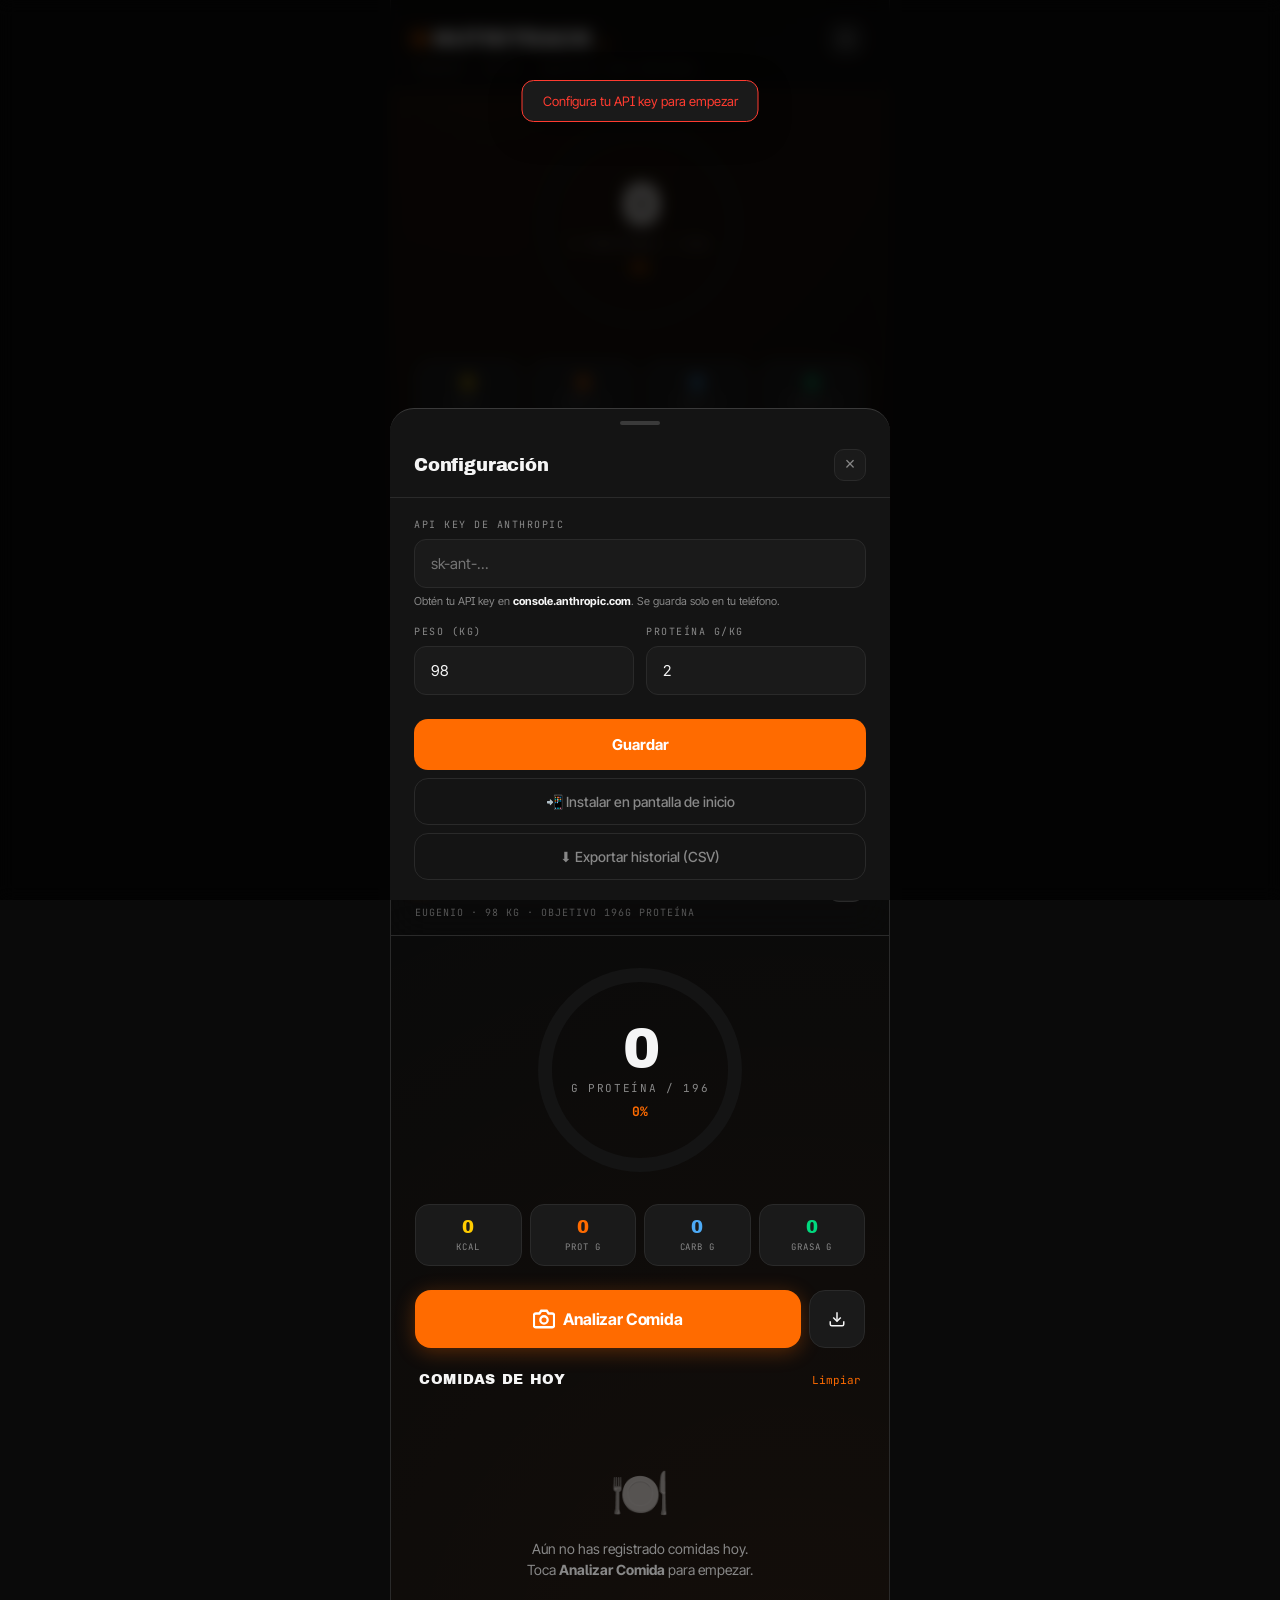
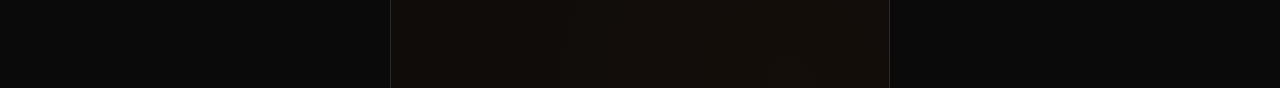
<file: index.html>
<!DOCTYPE html>
<html lang="es">
<head>
<meta charset="UTF-8">
<meta name="viewport" content="width=device-width, initial-scale=1.0, maximum-scale=1.0, user-scalable=no, viewport-fit=cover">
<meta name="theme-color" content="#0a0a0a">
<meta name="apple-mobile-web-app-capable" content="yes">
<meta name="apple-mobile-web-app-status-bar-style" content="black-translucent">
<meta name="apple-mobile-web-app-title" content="NutriTrack">
<title>NutriTrack Pro</title>

<link rel="manifest" href='data:application/manifest+json,{"name":"NutriTrack Pro","short_name":"NutriTrack","start_url":".","display":"standalone","background_color":"%230a0a0a","theme_color":"%23ff6b00","orientation":"portrait","icons":[{"src":"data:image/svg+xml;utf8,<svg xmlns=%22http://www.w3.org/2000/svg%22 viewBox=%220 0 512 512%22><rect width=%22512%22 height=%22512%22 fill=%22%230a0a0a%22 rx=%22100%22/><text x=%22256%22 y=%22340%22 font-size=%22280%22 text-anchor=%22middle%22 fill=%22%23ff6b00%22 font-family=%22Arial Black%22 font-weight=%22900%22>N</text></svg>","sizes":"512x512","type":"image/svg+xml"}]}'>

<link rel="apple-touch-icon" href='data:image/svg+xml;utf8,<svg xmlns="http://www.w3.org/2000/svg" viewBox="0 0 512 512"><rect width="512" height="512" fill="%230a0a0a" rx="100"/><text x="256" y="340" font-size="280" text-anchor="middle" fill="%23ff6b00" font-family="Arial Black" font-weight="900">N</text></svg>'>

<link rel="preconnect" href="https://fonts.googleapis.com"><!DOCTYPE html>
<html lang="es">
<head>
<meta charset="UTF-8">
<meta name="viewport" content="width=device-width, initial-scale=1.0, maximum-scale=1.0, user-scalable=no, viewport-fit=cover">
<meta name="theme-color" content="#0a0a0a">
<meta name="apple-mobile-web-app-capable" content="yes">
<meta name="apple-mobile-web-app-status-bar-style" content="black-translucent">
<meta name="apple-mobile-web-app-title" content="NutriTrack">
<title>NutriTrack Pro</title>

<link rel="manifest" href='data:application/manifest+json,{"name":"NutriTrack Pro","short_name":"NutriTrack","start_url":".","display":"standalone","background_color":"%230a0a0a","theme_color":"%23ff6b00","orientation":"portrait","icons":[{"src":"data:image/svg+xml;utf8,<svg xmlns=%22http://www.w3.org/2000/svg%22 viewBox=%220 0 512 512%22><rect width=%22512%22 height=%22512%22 fill=%22%230a0a0a%22 rx=%22100%22/><text x=%22256%22 y=%22340%22 font-size=%22280%22 text-anchor=%22middle%22 fill=%22%23ff6b00%22 font-family=%22Arial Black%22 font-weight=%22900%22>N</text></svg>","sizes":"512x512","type":"image/svg+xml"}]}'>

<link rel="apple-touch-icon" href='data:image/svg+xml;utf8,<svg xmlns="http://www.w3.org/2000/svg" viewBox="0 0 512 512"><rect width="512" height="512" fill="%230a0a0a" rx="100"/><text x="256" y="340" font-size="280" text-anchor="middle" fill="%23ff6b00" font-family="Arial Black" font-weight="900">N</text></svg>'>

<link rel="preconnect" href="https://fonts.googleapis.com">
<link rel="preconnect" href="https://fonts.gstatic.com" crossorigin>
<link href="https://fonts.googleapis.com/css2?family=Archivo+Black&family=JetBrains+Mono:wght@400;500;700&family=Inter+Tight:wght@400;500;600;700;800;900&display=swap" rel="stylesheet">

<style>
:root {
  --bg: #0a0a0a;
  --bg-elevated: #141414;
  --bg-card: #1a1a1a;
  --border: #2a2a2a;
  --border-bright: #3a3a3a;
  --text: #f5f5f5;
  --text-dim: #888;
  --text-dimmer: #555;
  --accent: #ff6b00;
  --accent-bright: #ff8533;
  --accent-dim: rgba(255, 107, 0, 0.15);
  --success: #00d97e;
  --danger: #ff3b30;
  --warning: #ffcc00;
}

* { margin: 0; padding: 0; box-sizing: border-box; -webkit-tap-highlight-color: transparent; }

html, body {
  background: var(--bg);
  color: var(--text);
  font-family: 'Inter Tight', -apple-system, sans-serif;
  font-feature-settings: 'ss01', 'ss02', 'cv01', 'cv03';
  -webkit-font-smoothing: antialiased;
  overflow-x: hidden;
  min-height: 100vh;
  min-height: 100dvh;
}

body {
  background-image: 
    radial-gradient(circle at 20% 0%, rgba(255, 107, 0, 0.08) 0%, transparent 50%),
    radial-gradient(circle at 80% 100%, rgba(255, 107, 0, 0.04) 0%, transparent 50%);
  padding-bottom: env(safe-area-inset-bottom);
  padding-top: env(safe-area-inset-top);
}

/* ===== HEADER ===== */
.header {
  padding: 20px 24px 16px;
  border-bottom: 1px solid var(--border);
  background: rgba(10, 10, 10, 0.8);
  backdrop-filter: blur(20px);
  -webkit-backdrop-filter: blur(20px);
  position: sticky;
  top: 0;
  z-index: 100;
}

.header-top {
  display: flex;
  justify-content: space-between;
  align-items: center;
  margin-bottom: 4px;
}

.logo {
  font-family: 'Archivo Black', sans-serif;
  font-size: 22px;
  letter-spacing: -0.02em;
  display: flex;
  align-items: center;
  gap: 8px;
}

.logo-dot {
  width: 10px;
  height: 10px;
  background: var(--accent);
  border-radius: 50%;
  box-shadow: 0 0 16px var(--accent);
  animation: pulse 2s ease-in-out infinite;
}

@keyframes pulse {
  0%, 100% { opacity: 1; transform: scale(1); }
  50% { opacity: 0.7; transform: scale(0.9); }
}

.settings-btn {
  background: var(--bg-card);
  border: 1px solid var(--border);
  color: var(--text-dim);
  width: 38px;
  height: 38px;
  border-radius: 12px;
  display: flex;
  align-items: center;
  justify-content: center;
  cursor: pointer;
  transition: all 0.2s;
}

.settings-btn:active { transform: scale(0.92); }
.settings-btn:hover { color: var(--text); border-color: var(--border-bright); }

.user-info {
  font-family: 'JetBrains Mono', monospace;
  font-size: 10px;
  color: var(--text-dimmer);
  letter-spacing: 0.1em;
  text-transform: uppercase;
}

/* ===== DASHBOARD ===== */
.dashboard {
  padding: 24px;
}

.protein-ring-container {
  position: relative;
  display: flex;
  justify-content: center;
  margin-bottom: 24px;
}

.protein-ring {
  width: 220px;
  height: 220px;
  position: relative;
}

.protein-ring svg {
  transform: rotate(-90deg);
  width: 100%;
  height: 100%;
}

.ring-bg {
  fill: none;
  stroke: var(--bg-elevated);
  stroke-width: 14;
}

.ring-progress {
  fill: none;
  stroke: url(#ringGradient);
  stroke-width: 14;
  stroke-linecap: round;
  transition: stroke-dashoffset 0.8s cubic-bezier(0.4, 0, 0.2, 1);
}

.ring-center {
  position: absolute;
  inset: 0;
  display: flex;
  flex-direction: column;
  align-items: center;
  justify-content: center;
  text-align: center;
}

.ring-value {
  font-family: 'Archivo Black', sans-serif;
  font-size: 56px;
  letter-spacing: -0.04em;
  line-height: 1;
}

.ring-unit {
  font-family: 'JetBrains Mono', monospace;
  font-size: 11px;
  color: var(--text-dim);
  margin-top: 4px;
  letter-spacing: 0.15em;
  text-transform: uppercase;
}

.ring-percent {
  font-family: 'JetBrains Mono', monospace;
  font-size: 13px;
  color: var(--accent);
  margin-top: 8px;
  font-weight: 700;
}

/* ===== STATS GRID ===== */
.stats-grid {
  display: grid;
  grid-template-columns: repeat(4, 1fr);
  gap: 8px;
  margin-bottom: 24px;
}

.stat-card {
  background: var(--bg-card);
  border: 1px solid var(--border);
  border-radius: 14px;
  padding: 12px 8px;
  text-align: center;
}

.stat-value {
  font-family: 'Archivo Black', sans-serif;
  font-size: 18px;
  letter-spacing: -0.02em;
}

.stat-label {
  font-family: 'JetBrains Mono', monospace;
  font-size: 9px;
  color: var(--text-dim);
  margin-top: 4px;
  letter-spacing: 0.1em;
  text-transform: uppercase;
}

.stat-cal .stat-value { color: var(--warning); }
.stat-pro .stat-value { color: var(--accent); }
.stat-carb .stat-value { color: #4dabf7; }
.stat-fat .stat-value { color: var(--success); }

/* ===== ACTION BUTTONS ===== */
.actions {
  display: flex;
  gap: 8px;
  margin-bottom: 24px;
}

.btn-primary {
  flex: 1;
  background: var(--accent);
  color: #fff;
  border: none;
  padding: 18px;
  border-radius: 16px;
  font-family: 'Inter Tight', sans-serif;
  font-size: 16px;
  font-weight: 700;
  letter-spacing: -0.01em;
  cursor: pointer;
  display: flex;
  align-items: center;
  justify-content: center;
  gap: 8px;
  transition: all 0.15s;
  box-shadow: 0 4px 20px rgba(255, 107, 0, 0.3);
}

.btn-primary:active {
  transform: scale(0.97);
  box-shadow: 0 2px 10px rgba(255, 107, 0, 0.4);
}

.btn-secondary {
  background: var(--bg-card);
  border: 1px solid var(--border);
  color: var(--text);
  padding: 18px;
  border-radius: 16px;
  width: 56px;
  display: flex;
  align-items: center;
  justify-content: center;
  cursor: pointer;
  transition: all 0.15s;
}

.btn-secondary:active { transform: scale(0.95); }

/* ===== MEALS LIST ===== */
.section-header {
  display: flex;
  justify-content: space-between;
  align-items: center;
  margin-bottom: 16px;
  padding: 0 4px;
}

.section-title {
  font-family: 'Archivo Black', sans-serif;
  font-size: 14px;
  letter-spacing: 0.05em;
  text-transform: uppercase;
}

.section-action {
  font-family: 'JetBrains Mono', monospace;
  font-size: 11px;
  color: var(--accent);
  cursor: pointer;
  text-decoration: none;
}

.meals-list {
  display: flex;
  flex-direction: column;
  gap: 10px;
  padding-bottom: 24px;
}

.meal-card {
  background: var(--bg-card);
  border: 1px solid var(--border);
  border-radius: 16px;
  padding: 14px;
  display: flex;
  gap: 12px;
  cursor: pointer;
  transition: all 0.2s;
  animation: slideUp 0.4s cubic-bezier(0.4, 0, 0.2, 1) backwards;
}

@keyframes slideUp {
  from { opacity: 0; transform: translateY(12px); }
  to { opacity: 1; transform: translateY(0); }
}

.meal-card:active { transform: scale(0.98); }

.meal-thumb {
  width: 56px;
  height: 56px;
  border-radius: 12px;
  background: var(--bg-elevated);
  object-fit: cover;
  flex-shrink: 0;
}

.meal-info {
  flex: 1;
  min-width: 0;
}

.meal-time {
  font-family: 'JetBrains Mono', monospace;
  font-size: 10px;
  color: var(--text-dim);
  letter-spacing: 0.1em;
}

.meal-name {
  font-weight: 600;
  font-size: 15px;
  margin: 2px 0 6px;
  white-space: nowrap;
  overflow: hidden;
  text-overflow: ellipsis;
}

.meal-macros {
  display: flex;
  gap: 10px;
  font-family: 'JetBrains Mono', monospace;
  font-size: 11px;
  color: var(--text-dim);
}

.meal-macros span strong {
  color: var(--text);
  font-weight: 700;
}

.meal-delete {
  background: transparent;
  border: none;
  color: var(--text-dimmer);
  cursor: pointer;
  padding: 4px;
  display: flex;
  align-items: center;
}

.empty-state {
  text-align: center;
  padding: 60px 24px;
  color: var(--text-dim);
}

.empty-icon {
  font-size: 48px;
  margin-bottom: 16px;
  opacity: 0.3;
}

.empty-text {
  font-size: 14px;
  line-height: 1.5;
}

/* ===== MODAL ===== */
.modal-backdrop {
  position: fixed;
  inset: 0;
  background: rgba(0, 0, 0, 0.7);
  backdrop-filter: blur(8px);
  -webkit-backdrop-filter: blur(8px);
  z-index: 1000;
  display: none;
  align-items: flex-end;
  justify-content: center;
}

.modal-backdrop.active {
  display: flex;
  animation: fadeIn 0.2s;
}

@keyframes fadeIn { from { opacity: 0; } to { opacity: 1; } }

.modal {
  background: var(--bg-elevated);
  border-radius: 24px 24px 0 0;
  width: 100%;
  max-width: 500px;
  max-height: 90vh;
  overflow-y: auto;
  animation: slideUpModal 0.3s cubic-bezier(0.4, 0, 0.2, 1);
  padding-bottom: env(safe-area-inset-bottom);
  border-top: 1px solid var(--border-bright);
}

@keyframes slideUpModal {
  from { transform: translateY(100%); }
  to { transform: translateY(0); }
}

.modal-handle {
  width: 40px;
  height: 4px;
  background: var(--border-bright);
  border-radius: 2px;
  margin: 12px auto 8px;
}

.modal-header {
  padding: 16px 24px;
  display: flex;
  justify-content: space-between;
  align-items: center;
  border-bottom: 1px solid var(--border);
}

.modal-title {
  font-family: 'Archivo Black', sans-serif;
  font-size: 18px;
  letter-spacing: -0.01em;
}

.modal-close {
  background: var(--bg-card);
  border: 1px solid var(--border);
  color: var(--text-dim);
  width: 32px;
  height: 32px;
  border-radius: 10px;
  display: flex;
  align-items: center;
  justify-content: center;
  cursor: pointer;
  font-size: 18px;
}

.modal-body { padding: 20px 24px; }

.form-group { margin-bottom: 16px; }

.form-label {
  font-family: 'JetBrains Mono', monospace;
  font-size: 10px;
  color: var(--text-dim);
  letter-spacing: 0.15em;
  text-transform: uppercase;
  margin-bottom: 8px;
  display: block;
}

.form-input,
.form-textarea {
  width: 100%;
  background: var(--bg-card);
  border: 1px solid var(--border);
  color: var(--text);
  padding: 14px 16px;
  border-radius: 12px;
  font-family: 'Inter Tight', sans-serif;
  font-size: 15px;
  transition: border-color 0.2s;
}

.form-input:focus,
.form-textarea:focus {
  outline: none;
  border-color: var(--accent);
}

.form-textarea {
  resize: vertical;
  min-height: 80px;
  font-family: 'JetBrains Mono', monospace;
  font-size: 13px;
}

.form-row {
  display: grid;
  grid-template-columns: 1fr 1fr;
  gap: 12px;
}

.btn-full {
  width: 100%;
  background: var(--accent);
  color: #fff;
  border: none;
  padding: 16px;
  border-radius: 14px;
  font-family: 'Inter Tight', sans-serif;
  font-size: 15px;
  font-weight: 700;
  cursor: pointer;
  margin-top: 8px;
}

.btn-full:disabled {
  opacity: 0.5;
  cursor: not-allowed;
}

.btn-ghost {
  width: 100%;
  background: transparent;
  color: var(--text-dim);
  border: 1px solid var(--border);
  padding: 14px;
  border-radius: 14px;
  font-family: 'Inter Tight', sans-serif;
  font-size: 14px;
  font-weight: 500;
  cursor: pointer;
  margin-top: 8px;
}

/* ===== ANALYSIS VIEW ===== */
.analysis-loading {
  text-align: center;
  padding: 40px 24px;
}

.spinner {
  width: 48px;
  height: 48px;
  border: 3px solid var(--border);
  border-top-color: var(--accent);
  border-radius: 50%;
  margin: 0 auto 20px;
  animation: spin 0.8s linear infinite;
}

@keyframes spin { to { transform: rotate(360deg); } }

.loading-text {
  font-family: 'JetBrains Mono', monospace;
  font-size: 12px;
  color: var(--text-dim);
  letter-spacing: 0.1em;
}

.preview-img {
  width: 100%;
  border-radius: 14px;
  margin-bottom: 16px;
  max-height: 240px;
  object-fit: cover;
}

.analysis-result {
  background: var(--bg-card);
  border: 1px solid var(--border);
  border-radius: 14px;
  padding: 16px;
  margin-bottom: 16px;
}

.ingredient-list {
  list-style: none;
  margin: 12px 0;
}

.ingredient-item {
  display: flex;
  justify-content: space-between;
  padding: 8px 0;
  border-bottom: 1px solid var(--border);
  font-size: 13px;
}

.ingredient-item:last-child { border-bottom: none; }

.ingredient-name { color: var(--text); }

.ingredient-grams {
  font-family: 'JetBrains Mono', monospace;
  color: var(--text-dim);
  font-size: 11px;
}

.macros-result {
  display: grid;
  grid-template-columns: repeat(4, 1fr);
  gap: 8px;
  margin: 16px 0;
}

.macro-pill {
  background: var(--bg-elevated);
  border-radius: 10px;
  padding: 10px 6px;
  text-align: center;
}

.macro-pill-value {
  font-family: 'Archivo Black', sans-serif;
  font-size: 16px;
  letter-spacing: -0.02em;
}

.macro-pill-label {
  font-family: 'JetBrains Mono', monospace;
  font-size: 8px;
  color: var(--text-dim);
  margin-top: 2px;
  letter-spacing: 0.1em;
  text-transform: uppercase;
}

.recommendation {
  background: var(--accent-dim);
  border: 1px solid var(--accent);
  border-radius: 12px;
  padding: 12px;
  margin-top: 12px;
  font-size: 13px;
  line-height: 1.5;
}

.recommendation-label {
  font-family: 'JetBrains Mono', monospace;
  font-size: 9px;
  color: var(--accent);
  letter-spacing: 0.15em;
  text-transform: uppercase;
  margin-bottom: 4px;
  font-weight: 700;
}

.error-msg {
  background: rgba(255, 59, 48, 0.1);
  border: 1px solid var(--danger);
  border-radius: 12px;
  padding: 12px;
  color: var(--danger);
  font-size: 13px;
  margin: 12px 0;
}

.info-banner {
  background: var(--bg-card);
  border: 1px solid var(--border);
  border-radius: 12px;
  padding: 12px;
  font-size: 12px;
  color: var(--text-dim);
  line-height: 1.5;
  margin-bottom: 16px;
}

.info-banner strong { color: var(--text); }

/* ===== TOAST ===== */
.toast {
  position: fixed;
  top: 80px;
  left: 50%;
  transform: translateX(-50%);
  background: var(--bg-card);
  border: 1px solid var(--border-bright);
  padding: 12px 20px;
  border-radius: 12px;
  font-size: 13px;
  z-index: 2000;
  opacity: 0;
  pointer-events: none;
  transition: all 0.3s;
  box-shadow: 0 8px 32px rgba(0, 0, 0, 0.4);
}

.toast.show {
  opacity: 1;
  transform: translateX(-50%) translateY(0);
}

.toast.success { border-color: var(--success); color: var(--success); }
.toast.error { border-color: var(--danger); color: var(--danger); }

/* Responsive */
@media (min-width: 500px) {
  body { max-width: 500px; margin: 0 auto; border-left: 1px solid var(--border); border-right: 1px solid var(--border); min-height: 100vh; }
}
</style>
</head>
<body>

<!-- HEADER -->
<header class="header">
  <div class="header-top">
    <div class="logo">
      <span class="logo-dot"></span>
      NUTRITRACK<span style="color: var(--accent);">.</span>
    </div>
    <button class="settings-btn" onclick="openModal('settings')" aria-label="Configuración">
      <svg width="18" height="18" viewBox="0 0 24 24" fill="none" stroke="currentColor" stroke-width="2"><circle cx="12" cy="12" r="3"/><path d="M19.4 15a1.65 1.65 0 0 0 .33 1.82l.06.06a2 2 0 0 1 0 2.83 2 2 0 0 1-2.83 0l-.06-.06a1.65 1.65 0 0 0-1.82-.33 1.65 1.65 0 0 0-1 1.51V21a2 2 0 0 1-2 2 2 2 0 0 1-2-2v-.09A1.65 1.65 0 0 0 9 19.4a1.65 1.65 0 0 0-1.82.33l-.06.06a2 2 0 0 1-2.83 0 2 2 0 0 1 0-2.83l.06-.06a1.65 1.65 0 0 0 .33-1.82 1.65 1.65 0 0 0-1.51-1H3a2 2 0 0 1-2-2 2 2 0 0 1 2-2h.09A1.65 1.65 0 0 0 4.6 9a1.65 1.65 0 0 0-.33-1.82l-.06-.06a2 2 0 0 1 0-2.83 2 2 0 0 1 2.83 0l.06.06a1.65 1.65 0 0 0 1.82.33H9a1.65 1.65 0 0 0 1-1.51V3a2 2 0 0 1 2-2 2 2 0 0 1 2 2v.09a1.65 1.65 0 0 0 1 1.51 1.65 1.65 0 0 0 1.82-.33l.06-.06a2 2 0 0 1 2.83 0 2 2 0 0 1 0 2.83l-.06.06a1.65 1.65 0 0 0-.33 1.82V9a1.65 1.65 0 0 0 1.51 1H21a2 2 0 0 1 2 2 2 2 0 0 1-2 2h-.09a1.65 1.65 0 0 0-1.51 1z"/></svg>
    </button>
  </div>
  <div class="user-info" id="userInfo">EUGENIO · 98 KG · OBJETIVO 196G PROTEÍNA</div>
</header>

<!-- DASHBOARD -->
<main class="dashboard">
  
  <div class="protein-ring-container">
    <div class="protein-ring">
      <svg viewBox="0 0 220 220">
        <defs>
          <linearGradient id="ringGradient" x1="0%" y1="0%" x2="100%" y2="100%">
            <stop offset="0%" stop-color="#ff6b00"/>
            <stop offset="100%" stop-color="#ff8533"/>
          </linearGradient>
        </defs>
        <circle class="ring-bg" cx="110" cy="110" r="95"/>
        <circle class="ring-progress" id="ringProgress" cx="110" cy="110" r="95" 
                stroke-dasharray="596.9" stroke-dashoffset="596.9"/>
      </svg>
      <div class="ring-center">
        <div class="ring-value" id="proteinValue">0</div>
        <div class="ring-unit">G PROTEÍNA / <span id="proteinGoal">196</span></div>
        <div class="ring-percent" id="proteinPercent">0%</div>
      </div>
    </div>
  </div>

  <div class="stats-grid">
    <div class="stat-card stat-cal">
      <div class="stat-value" id="totalCal">0</div>
      <div class="stat-label">KCAL</div>
    </div>
    <div class="stat-card stat-pro">
      <div class="stat-value" id="totalPro">0</div>
      <div class="stat-label">PROT g</div>
    </div>
    <div class="stat-card stat-carb">
      <div class="stat-value" id="totalCarb">0</div>
      <div class="stat-label">CARB g</div>
    </div>
    <div class="stat-card stat-fat">
      <div class="stat-value" id="totalFat">0</div>
      <div class="stat-label">GRASA g</div>
    </div>
  </div>

  <div class="actions">
    <button class="btn-primary" onclick="capturePhoto()">
      <svg width="22" height="22" viewBox="0 0 24 24" fill="none" stroke="currentColor" stroke-width="2.5"><path d="M23 19a2 2 0 0 1-2 2H3a2 2 0 0 1-2-2V8a2 2 0 0 1 2-2h4l2-3h6l2 3h4a2 2 0 0 1 2 2z"/><circle cx="12" cy="13" r="4"/></svg>
      Analizar Comida
    </button>
    <button class="btn-secondary" onclick="exportCSV()" aria-label="Exportar CSV">
      <svg width="20" height="20" viewBox="0 0 24 24" fill="none" stroke="currentColor" stroke-width="2"><path d="M21 15v4a2 2 0 0 1-2 2H5a2 2 0 0 1-2-2v-4"/><polyline points="7 10 12 15 17 10"/><line x1="12" y1="15" x2="12" y2="3"/></svg>
    </button>
  </div>

  <div class="section-header">
    <div class="section-title">Comidas de Hoy</div>
    <span class="section-action" onclick="if(confirm('¿Borrar todas las comidas de hoy?')) clearDay()">Limpiar</span>
  </div>

  <div class="meals-list" id="mealsList">
    <div class="empty-state">
      <div class="empty-icon">🍽️</div>
      <div class="empty-text">Aún no has registrado comidas hoy.<br>Toca <strong>Analizar Comida</strong> para empezar.</div>
    </div>
  </div>

</main>

<!-- HIDDEN FILE INPUT -->
<input type="file" id="photoInput" accept="image/*" capture="environment" style="display:none" onchange="handlePhoto(event)">

<!-- MODAL: SETTINGS -->
<div class="modal-backdrop" id="modal-settings" onclick="if(event.target===this) closeModal('settings')">
  <div class="modal">
    <div class="modal-handle"></div>
    <div class="modal-header">
      <div class="modal-title">Configuración</div>
      <button class="modal-close" onclick="closeModal('settings')">×</button>
    </div>
    <div class="modal-body">
      <div class="form-group">
        <label class="form-label">API Key de Anthropic</label>
        <input type="password" class="form-input" id="apiKeyInput" placeholder="sk-ant-...">
        <div style="font-size:11px; color:var(--text-dim); margin-top:6px; line-height:1.4;">
          Obtén tu API key en <strong style="color:var(--text);">console.anthropic.com</strong>. Se guarda solo en tu teléfono.
        </div>
      </div>
      <div class="form-row">
        <div class="form-group">
          <label class="form-label">Peso (kg)</label>
          <input type="number" class="form-input" id="weightInput" value="98">
        </div>
        <div class="form-group">
          <label class="form-label">Proteína g/kg</label>
          <input type="number" class="form-input" id="proteinRateInput" value="2" step="0.1">
        </div>
      </div>
      <button class="btn-full" onclick="saveSettings()">Guardar</button>
      <button class="btn-ghost" onclick="installApp()">📲 Instalar en pantalla de inicio</button>
      <button class="btn-ghost" onclick="exportCSV()">⬇ Exportar historial (CSV)</button>
    </div>
  </div>
</div>

<!-- MODAL: ANALYSIS -->
<div class="modal-backdrop" id="modal-analysis" onclick="if(event.target===this) closeModal('analysis')">
  <div class="modal">
    <div class="modal-handle"></div>
    <div class="modal-header">
      <div class="modal-title" id="analysisTitle">Analizando comida</div>
      <button class="modal-close" onclick="closeModal('analysis')">×</button>
    </div>
    <div class="modal-body" id="analysisBody">
      <div class="analysis-loading">
        <div class="spinner"></div>
        <div class="loading-text">PROCESANDO IMAGEN...</div>
      </div>
    </div>
  </div>
</div>

<!-- TOAST -->
<div class="toast" id="toast"></div>

<script>
// ============ STATE ============
const state = {
  apiKey: localStorage.getItem('nt_apikey') || '',
  weight: parseFloat(localStorage.getItem('nt_weight') || '98'),
  proteinRate: parseFloat(localStorage.getItem('nt_protein_rate') || '2'),
  meals: [],
  currentPhoto: null
};

function getProteinGoal() {
  return Math.round(state.weight * state.proteinRate);
}

function todayKey() {
  const d = new Date();
  return `nt_meals_${d.getFullYear()}-${String(d.getMonth()+1).padStart(2,'0')}-${String(d.getDate()).padStart(2,'0')}`;
}

function loadTodayMeals() {
  const stored = localStorage.getItem(todayKey());
  state.meals = stored ? JSON.parse(stored) : [];
}

function saveTodayMeals() {
  localStorage.setItem(todayKey(), JSON.stringify(state.meals));
}

// ============ UI UPDATES ============
function updateDashboard() {
  const totals = state.meals.reduce((acc, m) => ({
    cal: acc.cal + (m.calories || 0),
    pro: acc.pro + (m.protein || 0),
    carb: acc.carb + (m.carbs || 0),
    fat: acc.fat + (m.fat || 0)
  }), { cal: 0, pro: 0, carb: 0, fat: 0 });

  const goal = getProteinGoal();
  const pct = Math.min(100, Math.round((totals.pro / goal) * 100));
  
  document.getElementById('proteinValue').textContent = Math.round(totals.pro);
  document.getElementById('proteinGoal').textContent = goal;
  document.getElementById('proteinPercent').textContent = pct + '%';
  
  const circumference = 596.9;
  const offset = circumference - (circumference * pct / 100);
  document.getElementById('ringProgress').style.strokeDashoffset = offset;
  
  document.getElementById('totalCal').textContent = Math.round(totals.cal);
  document.getElementById('totalPro').textContent = Math.round(totals.pro);
  document.getElementById('totalCarb').textContent = Math.round(totals.carb);
  document.getElementById('totalFat').textContent = Math.round(totals.fat);
  
  document.getElementById('userInfo').textContent = 
    `EUGENIO · ${state.weight} KG · OBJETIVO ${goal}G PROTEÍNA`;
  
  renderMeals();
}

function renderMeals() {
  const list = document.getElementById('mealsList');
  if (state.meals.length === 0) {
    list.innerHTML = `
      <div class="empty-state">
        <div class="empty-icon">🍽️</div>
        <div class="empty-text">Aún no has registrado comidas hoy.<br>Toca <strong>Analizar Comida</strong> para empezar.</div>
      </div>`;
    return;
  }
  
  list.innerHTML = state.meals.slice().reverse().map((m, i) => {
    const realIdx = state.meals.length - 1 - i;
    return `
    <div class="meal-card" style="animation-delay: ${i * 0.05}s" onclick="viewMeal(${realIdx})">
      <img class="meal-thumb" src="${m.thumb || ''}" alt="">
      <div class="meal-info">
        <div class="meal-time">${m.time}</div>
        <div class="meal-name">${m.name}</div>
        <div class="meal-macros">
          <span><strong>${Math.round(m.calories)}</strong> kcal</span>
          <span><strong>${Math.round(m.protein)}</strong>g prot</span>
          <span><strong>${Math.round(m.carbs)}</strong>g carb</span>
        </div>
      </div>
      <button class="meal-delete" onclick="event.stopPropagation(); deleteMeal(${realIdx})" aria-label="Eliminar">
        <svg width="18" height="18" viewBox="0 0 24 24" fill="none" stroke="currentColor" stroke-width="2"><polyline points="3 6 5 6 21 6"/><path d="M19 6v14a2 2 0 0 1-2 2H7a2 2 0 0 1-2-2V6m3 0V4a2 2 0 0 1 2-2h4a2 2 0 0 1 2 2v2"/></svg>
      </button>
    </div>`;
  }).join('');
}

// ============ MODAL ============
function openModal(id) {
  document.getElementById('modal-' + id).classList.add('active');
  document.body.style.overflow = 'hidden';
  if (id === 'settings') {
    document.getElementById('apiKeyInput').value = state.apiKey;
    document.getElementById('weightInput').value = state.weight;
    document.getElementById('proteinRateInput').value = state.proteinRate;
  }
}

function closeModal(id) {
  document.getElementById('modal-' + id).classList.remove('active');
  document.body.style.overflow = '';
}

function saveSettings() {
  state.apiKey = document.getElementById('apiKeyInput').value.trim();
  state.weight = parseFloat(document.getElementById('weightInput').value) || 98;
  state.proteinRate = parseFloat(document.getElementById('proteinRateInput').value) || 2;
  
  localStorage.setItem('nt_apikey', state.apiKey);
  localStorage.setItem('nt_weight', state.weight);
  localStorage.setItem('nt_protein_rate', state.proteinRate);
  
  toast('Configuración guardada', 'success');
  closeModal('settings');
  updateDashboard();
}

// ============ PHOTO CAPTURE ============
function capturePhoto() {
  if (!state.apiKey) {
    toast('Configura tu API key primero', 'error');
    openModal('settings');
    return;
  }
  document.getElementById('photoInput').click();
}

function handlePhoto(event) {
  const file = event.target.files[0];
  if (!file) return;
  
  const reader = new FileReader();
  reader.onload = (e) => {
    const fullData = e.target.result;
    // Comprimir thumb para ahorrar storage
    compressImage(fullData, 200).then(thumb => {
      state.currentPhoto = { full: fullData, thumb };
      analyzeMeal();
    });
  };
  reader.readAsDataURL(file);
  event.target.value = '';
}

function compressImage(dataUrl, maxSize) {
  return new Promise(resolve => {
    const img = new Image();
    img.onload = () => {
      const canvas = document.createElement('canvas');
      const scale = Math.min(maxSize / img.width, maxSize / img.height, 1);
      canvas.width = img.width * scale;
      canvas.height = img.height * scale;
      const ctx = canvas.getContext('2d');
      ctx.drawImage(img, 0, 0, canvas.width, canvas.height);
      resolve(canvas.toDataURL('image/jpeg', 0.7));
    };
    img.src = dataUrl;
  });
}

// ============ AI ANALYSIS ============
async function analyzeMeal() {
  openModal('analysis');
  const body = document.getElementById('analysisBody');
  
  body.innerHTML = `
    <img class="preview-img" src="${state.currentPhoto.full}" alt="Comida">
    <div class="analysis-loading">
      <div class="spinner"></div>
      <div class="loading-text">CLAUDE ANALIZANDO...</div>
    </div>`;
  
  // Comprimir imagen full para API (max 1024px)
  const compressed = await compressImage(state.currentPhoto.full, 1024);
  const base64Data = compressed.split(',')[1];
  
  const currentTotals = state.meals.reduce((acc, m) => ({
    cal: acc.cal + (m.calories || 0),
    pro: acc.pro + (m.protein || 0)
  }), { cal: 0, pro: 0 });
  
  const goal = getProteinGoal();
  
  const prompt = `Eres un Nutricionista Deportivo experto en recomposición corporal. Analiza esta foto de comida.

CONTEXTO DEL USUARIO:
- Peso: ${state.weight} kg
- Objetivo proteína diaria: ${goal} g (${state.proteinRate}g/kg)
- Proteína acumulada antes de esta comida: ${Math.round(currentTotals.pro)} g
- Objetivo: mantenimiento masa muscular / recomposición corporal

INSTRUCCIONES:
1. Identifica todos los ingredientes visibles y estima su peso en gramos. Si hay ingredientes ocultos (aceites, aderezos), estima conservadoramente.
2. Calcula calorías totales, proteínas (g), carbohidratos (g) y grasas (g).
3. Evalúa si esta comida apoya el objetivo de mantener masa muscular (alto aporte proteína).
4. Si es deficiente en proteína, da recomendación rápida de qué añadir.

Responde ÚNICAMENTE con un objeto JSON válido (sin markdown, sin backticks, sin explicación adicional) con esta estructura exacta:
{
  "name": "Nombre descriptivo corto de la comida (ej: 'Pollo a la plancha con arroz')",
  "ingredients": [
    {"name": "Pollo pechuga", "grams": 150}
  ],
  "calories": 450,
  "protein": 35,
  "carbs": 40,
  "fat": 12,
  "quality_score": "alta|media|baja",
  "recommendation": "Texto breve con análisis y recomendación si aplica. Si la proteína es deficiente para tu objetivo, sugiere qué añadir."
}`;

  try {
    const response = await fetch('https://api.anthropic.com/v1/messages', {
      method: 'POST',
      headers: {
        'Content-Type': 'application/json',
        'x-api-key': state.apiKey,
        'anthropic-version': '2023-06-01',
        'anthropic-dangerous-direct-browser-access': 'true'
      },
      body: JSON.stringify({
        model: 'claude-sonnet-4-5',
        max_tokens: 1500,
        messages: [{
          role: 'user',
          content: [
            { type: 'image', source: { type: 'base64', media_type: 'image/jpeg', data: base64Data } },
            { type: 'text', text: prompt }
          ]
        }]
      })
    });
    
    if (!response.ok) {
      const err = await response.text();
      throw new Error(`API ${response.status}: ${err.substring(0, 200)}`);
    }
    
    const data = await response.json();
    const textContent = data.content.find(c => c.type === 'text').text;
    const cleaned = textContent.replace(/```json|```/g, '').trim();
    const result = JSON.parse(cleaned);
    
    showAnalysisResult(result);
    
  } catch (err) {
    body.innerHTML = `
      <img class="preview-img" src="${state.currentPhoto.full}" alt="Comida">
      <div class="error-msg">
        <strong>Error al analizar:</strong><br>${err.message}
      </div>
      <button class="btn-full" onclick="analyzeMeal()">Reintentar</button>
      <button class="btn-ghost" onclick="closeModal('analysis')">Cancelar</button>`;
  }
}

function showAnalysisResult(result) {
  const body = document.getElementById('analysisBody');
  const goal = getProteinGoal();
  const currentPro = state.meals.reduce((s, m) => s + (m.protein || 0), 0);
  const newTotal = currentPro + result.protein;
  const newPct = Math.round((newTotal / goal) * 100);
  
  document.getElementById('analysisTitle').textContent = result.name;
  
  body.innerHTML = `
    <img class="preview-img" src="${state.currentPhoto.full}" alt="${result.name}">
    
    <div class="analysis-result">
      <div style="font-family:'JetBrains Mono',monospace; font-size:10px; color:var(--text-dim); letter-spacing:0.15em; text-transform:uppercase; margin-bottom:8px;">Ingredientes Detectados</div>
      <ul class="ingredient-list">
        ${result.ingredients.map(ing => `
          <li class="ingredient-item">
            <span class="ingredient-name">${ing.name}</span>
            <span class="ingredient-grams">${ing.grams}g</span>
          </li>
        `).join('')}
      </ul>
      
      <div class="macros-result">
        <div class="macro-pill"><div class="macro-pill-value" style="color:var(--warning)">${result.calories}</div><div class="macro-pill-label">KCAL</div></div>
        <div class="macro-pill"><div class="macro-pill-value" style="color:var(--accent)">${result.protein}</div><div class="macro-pill-label">PROT g</div></div>
        <div class="macro-pill"><div class="macro-pill-value" style="color:#4dabf7">${result.carbs}</div><div class="macro-pill-label">CARB g</div></div>
        <div class="macro-pill"><div class="macro-pill-value" style="color:var(--success)">${result.fat}</div><div class="macro-pill-label">GRASA g</div></div>
      </div>
      
      <div class="info-banner">
        <strong>Acumulado tras esta comida:</strong> ${Math.round(newTotal)}g / ${goal}g · <strong style="color:var(--accent)">${newPct}%</strong> cubierto · Déficit restante: <strong>${Math.max(0, Math.round(goal - newTotal))}g</strong>
      </div>
      
      ${result.recommendation ? `
        <div class="recommendation">
          <div class="recommendation-label">RECOMENDACIÓN PROFESIONAL</div>
          ${result.recommendation}
        </div>
      ` : ''}
    </div>
    
    <button class="btn-full" onclick="saveMeal(${JSON.stringify(result).replace(/"/g, '&quot;')})">✓ Registrar Comida</button>
    <button class="btn-ghost" onclick="closeModal('analysis')">Descartar</button>`;
}

function saveMeal(result) {
  const now = new Date();
  const time = now.toTimeString().substring(0, 5);
  
  state.meals.push({
    id: Date.now(),
    time,
    timestamp: now.toISOString(),
    name: result.name,
    ingredients: result.ingredients,
    calories: result.calories,
    protein: result.protein,
    carbs: result.carbs,
    fat: result.fat,
    recommendation: result.recommendation,
    thumb: state.currentPhoto.thumb
  });
  
  saveTodayMeals();
  updateDashboard();
  closeModal('analysis');
  toast(`✓ ${result.name} registrada`, 'success');
  state.currentPhoto = null;
}

function deleteMeal(idx) {
  if (!confirm('¿Eliminar esta comida del registro?')) return;
  state.meals.splice(idx, 1);
  saveTodayMeals();
  updateDashboard();
  toast('Comida eliminada', 'success');
}

function viewMeal(idx) {
  const meal = state.meals[idx];
  document.getElementById('analysisTitle').textContent = meal.name;
  
  document.getElementById('analysisBody').innerHTML = `
    <img class="preview-img" src="${meal.thumb}" alt="${meal.name}">
    <div class="analysis-result">
      <div style="font-family:'JetBrains Mono',monospace; font-size:10px; color:var(--text-dim); letter-spacing:0.15em; text-transform:uppercase; margin-bottom:8px;">Registrada a las ${meal.time}</div>
      <ul class="ingredient-list">
        ${(meal.ingredients || []).map(ing => `
          <li class="ingredient-item">
            <span class="ingredient-name">${ing.name}</span>
            <span class="ingredient-grams">${ing.grams}g</span>
          </li>
        `).join('')}
      </ul>
      <div class="macros-result">
        <div class="macro-pill"><div class="macro-pill-value" style="color:var(--warning)">${Math.round(meal.calories)}</div><div class="macro-pill-label">KCAL</div></div>
        <div class="macro-pill"><div class="macro-pill-value" style="color:var(--accent)">${Math.round(meal.protein)}</div><div class="macro-pill-label">PROT g</div></div>
        <div class="macro-pill"><div class="macro-pill-value" style="color:#4dabf7">${Math.round(meal.carbs)}</div><div class="macro-pill-label">CARB g</div></div>
        <div class="macro-pill"><div class="macro-pill-value" style="color:var(--success)">${Math.round(meal.fat)}</div><div class="macro-pill-label">GRASA g</div></div>
      </div>
      ${meal.recommendation ? `
        <div class="recommendation">
          <div class="recommendation-label">RECOMENDACIÓN</div>
          ${meal.recommendation}
        </div>` : ''}
    </div>
    <button class="btn-ghost" onclick="closeModal('analysis')">Cerrar</button>`;
  
  openModal('analysis');
}

function clearDay() {
  state.meals = [];
  saveTodayMeals();
  updateDashboard();
  toast('Día limpiado', 'success');
}

// ============ CSV EXPORT (HISTORIAL COMPLETO) ============
function exportCSV() {
  // Reunir TODAS las claves de dias guardados: nt_meals_YYYY-MM-DD
  const dayKeys = Object.keys(localStorage)
    .filter(k => k.startsWith('nt_meals_'))
    .sort();

  const headers = ['Fecha', 'Hora', 'Comida', 'Ingredientes', 'Calorias', 'Proteina (g)', 'Carbohidratos (g)', 'Grasas (g)', 'Recomendacion'];
  const rows = [];
  let daysWithData = 0;

  dayKeys.forEach(key => {
    const date = key.replace('nt_meals_', '');
    let meals;
    try { meals = JSON.parse(localStorage.getItem(key)) || []; } catch (e) { meals = []; }
    if (meals.length === 0) return;
    daysWithData++;

    meals.forEach(m => {
      rows.push([
        date,
        m.time || '',
        `"${(m.name || '').replace(/"/g, '""')}"`,
        `"${(m.ingredients || []).map(i => `${i.name} ${i.grams}g`).join('; ')}"`,
        Math.round(m.calories || 0),
        Math.round(m.protein || 0),
        Math.round(m.carbs || 0),
        Math.round(m.fat || 0),
        `"${(m.recommendation || '').replace(/"/g, '""')}"`
      ]);
    });

    const t = meals.reduce((acc, m) => ({
      cal: acc.cal + (m.calories || 0), pro: acc.pro + (m.protein || 0),
      carb: acc.carb + (m.carbs || 0), fat: acc.fat + (m.fat || 0)
    }), {cal:0, pro:0, carb:0, fat:0});

    rows.push([date, '', 'TOTAL DIA', '', Math.round(t.cal), Math.round(t.pro), Math.round(t.carb), Math.round(t.fat), `% objetivo proteina: ${Math.round(t.pro/getProteinGoal()*100)}%`]);
    rows.push(['', '', '', '', '', '', '', '', '']);
  });

  if (daysWithData === 0) {
    toast('No hay comidas registradas para exportar', 'error');
    return;
  }

  const csv = '\ufeff' + [headers.join(','), ...rows.map(r => r.join(','))].join('\n');
  const blob = new Blob([csv], { type: 'text/csv;charset=utf-8' });
  const url = URL.createObjectURL(blob);
  const a = document.createElement('a');
  a.href = url;
  a.download = `nutritrack_historial_${new Date().toISOString().substring(0,10)}.csv`;
  a.click();
  URL.revokeObjectURL(url);
  toast(`Historial exportado (${daysWithData} dia${daysWithData>1?'s':''})`, 'success');
}

// ============ TOAST ============
function toast(msg, type = '') {
  const t = document.getElementById('toast');
  t.textContent = msg;
  t.className = 'toast show ' + type;
  setTimeout(() => t.classList.remove('show'), 2500);
}

// ============ PWA INSTALL ============
let deferredPrompt;
window.addEventListener('beforeinstallprompt', (e) => {
  e.preventDefault();
  deferredPrompt = e;
});

async function installApp() {
  if (deferredPrompt) {
    deferredPrompt.prompt();
    await deferredPrompt.userChoice;
    deferredPrompt = null;
  } else {
    alert('Para instalar:\n\niPhone (Safari): Toca el botón Compartir → "Agregar a pantalla de inicio"\n\nAndroid (Chrome): Menú ⋮ → "Instalar app" o "Agregar a pantalla de inicio"');
  }
}

// ============ INIT ============
loadTodayMeals();
updateDashboard();

// Si no hay API key, abrir settings
if (!state.apiKey) {
  setTimeout(() => {
    toast('Configura tu API key para empezar', 'error');
    setTimeout(() => openModal('settings'), 800);
  }, 500);
}
</script>

</body>
</html>

<link rel="preconnect" href="https://fonts.gstatic.com" crossorigin>
<link href="https://fonts.googleapis.com/css2?family=Archivo+Black&family=JetBrains+Mono:wght@400;500;700&family=Inter+Tight:wght@400;500;600;700;800;900&display=swap" rel="stylesheet">

<style>
:root {
  --bg: #0a0a0a;
  --bg-elevated: #141414;
  --bg-card: #1a1a1a;
  --border: #2a2a2a;
  --border-bright: #3a3a3a;
  --text: #f5f5f5;
  --text-dim: #888;
  --text-dimmer: #555;
  --accent: #ff6b00;
  --accent-bright: #ff8533;
  --accent-dim: rgba(255, 107, 0, 0.15);
  --success: #00d97e;
  --danger: #ff3b30;
  --warning: #ffcc00;
}

* { margin: 0; padding: 0; box-sizing: border-box; -webkit-tap-highlight-color: transparent; }

html, body {
  background: var(--bg);
  color: var(--text);
  font-family: 'Inter Tight', -apple-system, sans-serif;
  font-feature-settings: 'ss01', 'ss02', 'cv01', 'cv03';
  -webkit-font-smoothing: antialiased;
  overflow-x: hidden;
  min-height: 100vh;
  min-height: 100dvh;
}

body {
  background-image: 
    radial-gradient(circle at 20% 0%, rgba(255, 107, 0, 0.08) 0%, transparent 50%),
    radial-gradient(circle at 80% 100%, rgba(255, 107, 0, 0.04) 0%, transparent 50%);
  padding-bottom: env(safe-area-inset-bottom);
  padding-top: env(safe-area-inset-top);
}

/* ===== HEADER ===== */
.header {
  padding: 20px 24px 16px;
  border-bottom: 1px solid var(--border);
  background: rgba(10, 10, 10, 0.8);
  backdrop-filter: blur(20px);
  -webkit-backdrop-filter: blur(20px);
  position: sticky;
  top: 0;
  z-index: 100;
}

.header-top {
  display: flex;
  justify-content: space-between;
  align-items: center;
  margin-bottom: 4px;
}

.logo {
  font-family: 'Archivo Black', sans-serif;
  font-size: 22px;
  letter-spacing: -0.02em;
  display: flex;
  align-items: center;
  gap: 8px;
}

.logo-dot {
  width: 10px;
  height: 10px;
  background: var(--accent);
  border-radius: 50%;
  box-shadow: 0 0 16px var(--accent);
  animation: pulse 2s ease-in-out infinite;
}

@keyframes pulse {
  0%, 100% { opacity: 1; transform: scale(1); }
  50% { opacity: 0.7; transform: scale(0.9); }
}

.settings-btn {
  background: var(--bg-card);
  border: 1px solid var(--border);
  color: var(--text-dim);
  width: 38px;
  height: 38px;
  border-radius: 12px;
  display: flex;
  align-items: center;
  justify-content: center;
  cursor: pointer;
  transition: all 0.2s;
}

.settings-btn:active { transform: scale(0.92); }
.settings-btn:hover { color: var(--text); border-color: var(--border-bright); }

.user-info {
  font-family: 'JetBrains Mono', monospace;
  font-size: 10px;
  color: var(--text-dimmer);
  letter-spacing: 0.1em;
  text-transform: uppercase;
}

/* ===== DASHBOARD ===== */
.dashboard {
  padding: 24px;
}

.protein-ring-container {
  position: relative;
  display: flex;
  justify-content: center;
  margin-bottom: 24px;
}

.protein-ring {
  width: 220px;
  height: 220px;
  position: relative;
}

.protein-ring svg {
  transform: rotate(-90deg);
  width: 100%;
  height: 100%;
}

.ring-bg {
  fill: none;
  stroke: var(--bg-elevated);
  stroke-width: 14;
}

.ring-progress {
  fill: none;
  stroke: url(#ringGradient);
  stroke-width: 14;
  stroke-linecap: round;
  transition: stroke-dashoffset 0.8s cubic-bezier(0.4, 0, 0.2, 1);
}

.ring-center {
  position: absolute;
  inset: 0;
  display: flex;
  flex-direction: column;
  align-items: center;
  justify-content: center;
  text-align: center;
}

.ring-value {
  font-family: 'Archivo Black', sans-serif;
  font-size: 56px;
  letter-spacing: -0.04em;
  line-height: 1;
}

.ring-unit {
  font-family: 'JetBrains Mono', monospace;
  font-size: 11px;
  color: var(--text-dim);
  margin-top: 4px;
  letter-spacing: 0.15em;
  text-transform: uppercase;
}

.ring-percent {
  font-family: 'JetBrains Mono', monospace;
  font-size: 13px;
  color: var(--accent);
  margin-top: 8px;
  font-weight: 700;
}

/* ===== STATS GRID ===== */
.stats-grid {
  display: grid;
  grid-template-columns: repeat(4, 1fr);
  gap: 8px;
  margin-bottom: 24px;
}

.stat-card {
  background: var(--bg-card);
  border: 1px solid var(--border);
  border-radius: 14px;
  padding: 12px 8px;
  text-align: center;
}

.stat-value {
  font-family: 'Archivo Black', sans-serif;
  font-size: 18px;
  letter-spacing: -0.02em;
}

.stat-label {
  font-family: 'JetBrains Mono', monospace;
  font-size: 9px;
  color: var(--text-dim);
  margin-top: 4px;
  letter-spacing: 0.1em;
  text-transform: uppercase;
}

.stat-cal .stat-value { color: var(--warning); }
.stat-pro .stat-value { color: var(--accent); }
.stat-carb .stat-value { color: #4dabf7; }
.stat-fat .stat-value { color: var(--success); }

/* ===== ACTION BUTTONS ===== */
.actions {
  display: flex;
  gap: 8px;
  margin-bottom: 24px;
}

.btn-primary {
  flex: 1;
  background: var(--accent);
  color: #fff;
  border: none;
  padding: 18px;
  border-radius: 16px;
  font-family: 'Inter Tight', sans-serif;
  font-size: 16px;
  font-weight: 700;
  letter-spacing: -0.01em;
  cursor: pointer;
  display: flex;
  align-items: center;
  justify-content: center;
  gap: 8px;
  transition: all 0.15s;
  box-shadow: 0 4px 20px rgba(255, 107, 0, 0.3);
}

.btn-primary:active {
  transform: scale(0.97);
  box-shadow: 0 2px 10px rgba(255, 107, 0, 0.4);
}

.btn-secondary {
  background: var(--bg-card);
  border: 1px solid var(--border);
  color: var(--text);
  padding: 18px;
  border-radius: 16px;
  width: 56px;
  display: flex;
  align-items: center;
  justify-content: center;
  cursor: pointer;
  transition: all 0.15s;
}

.btn-secondary:active { transform: scale(0.95); }

/* ===== MEALS LIST ===== */
.section-header {
  display: flex;
  justify-content: space-between;
  align-items: center;
  margin-bottom: 16px;
  padding: 0 4px;
}

.section-title {
  font-family: 'Archivo Black', sans-serif;
  font-size: 14px;
  letter-spacing: 0.05em;
  text-transform: uppercase;
}

.section-action {
  font-family: 'JetBrains Mono', monospace;
  font-size: 11px;
  color: var(--accent);
  cursor: pointer;
  text-decoration: none;
}

.meals-list {
  display: flex;
  flex-direction: column;
  gap: 10px;
  padding-bottom: 24px;
}

.meal-card {
  background: var(--bg-card);
  border: 1px solid var(--border);
  border-radius: 16px;
  padding: 14px;
  display: flex;
  gap: 12px;
  cursor: pointer;
  transition: all 0.2s;
  animation: slideUp 0.4s cubic-bezier(0.4, 0, 0.2, 1) backwards;
}

@keyframes slideUp {
  from { opacity: 0; transform: translateY(12px); }
  to { opacity: 1; transform: translateY(0); }
}

.meal-card:active { transform: scale(0.98); }

.meal-thumb {
  width: 56px;
  height: 56px;
  border-radius: 12px;
  background: var(--bg-elevated);
  object-fit: cover;
  flex-shrink: 0;
}

.meal-info {
  flex: 1;
  min-width: 0;
}

.meal-time {
  font-family: 'JetBrains Mono', monospace;
  font-size: 10px;
  color: var(--text-dim);
  letter-spacing: 0.1em;
}

.meal-name {
  font-weight: 600;
  font-size: 15px;
  margin: 2px 0 6px;
  white-space: nowrap;
  overflow: hidden;
  text-overflow: ellipsis;
}

.meal-macros {
  display: flex;
  gap: 10px;
  font-family: 'JetBrains Mono', monospace;
  font-size: 11px;
  color: var(--text-dim);
}

.meal-macros span strong {
  color: var(--text);
  font-weight: 700;
}

.meal-delete {
  background: transparent;
  border: none;
  color: var(--text-dimmer);
  cursor: pointer;
  padding: 4px;
  display: flex;
  align-items: center;
}

.empty-state {
  text-align: center;
  padding: 60px 24px;
  color: var(--text-dim);
}

.empty-icon {
  font-size: 48px;
  margin-bottom: 16px;
  opacity: 0.3;
}

.empty-text {
  font-size: 14px;
  line-height: 1.5;
}

/* ===== MODAL ===== */
.modal-backdrop {
  position: fixed;
  inset: 0;
  background: rgba(0, 0, 0, 0.7);
  backdrop-filter: blur(8px);
  -webkit-backdrop-filter: blur(8px);
  z-index: 1000;
  display: none;
  align-items: flex-end;
  justify-content: center;
}

.modal-backdrop.active {
  display: flex;
  animation: fadeIn 0.2s;
}

@keyframes fadeIn { from { opacity: 0; } to { opacity: 1; } }

.modal {
  background: var(--bg-elevated);
  border-radius: 24px 24px 0 0;
  width: 100%;
  max-width: 500px;
  max-height: 90vh;
  overflow-y: auto;
  animation: slideUpModal 0.3s cubic-bezier(0.4, 0, 0.2, 1);
  padding-bottom: env(safe-area-inset-bottom);
  border-top: 1px solid var(--border-bright);
}

@keyframes slideUpModal {
  from { transform: translateY(100%); }
  to { transform: translateY(0); }
}

.modal-handle {
  width: 40px;
  height: 4px;
  background: var(--border-bright);
  border-radius: 2px;
  margin: 12px auto 8px;
}

.modal-header {
  padding: 16px 24px;
  display: flex;
  justify-content: space-between;
  align-items: center;
  border-bottom: 1px solid var(--border);
}

.modal-title {
  font-family: 'Archivo Black', sans-serif;
  font-size: 18px;
  letter-spacing: -0.01em;
}

.modal-close {
  background: var(--bg-card);
  border: 1px solid var(--border);
  color: var(--text-dim);
  width: 32px;
  height: 32px;
  border-radius: 10px;
  display: flex;
  align-items: center;
  justify-content: center;
  cursor: pointer;
  font-size: 18px;
}

.modal-body { padding: 20px 24px; }

.form-group { margin-bottom: 16px; }

.form-label {
  font-family: 'JetBrains Mono', monospace;
  font-size: 10px;
  color: var(--text-dim);
  letter-spacing: 0.15em;
  text-transform: uppercase;
  margin-bottom: 8px;
  display: block;
}

.form-input,
.form-textarea {
  width: 100%;
  background: var(--bg-card);
  border: 1px solid var(--border);
  color: var(--text);
  padding: 14px 16px;
  border-radius: 12px;
  font-family: 'Inter Tight', sans-serif;
  font-size: 15px;
  transition: border-color 0.2s;
}

.form-input:focus,
.form-textarea:focus {
  outline: none;
  border-color: var(--accent);
}

.form-textarea {
  resize: vertical;
  min-height: 80px;
  font-family: 'JetBrains Mono', monospace;
  font-size: 13px;
}

.form-row {
  display: grid;
  grid-template-columns: 1fr 1fr;
  gap: 12px;
}

.btn-full {
  width: 100%;
  background: var(--accent);
  color: #fff;
  border: none;
  padding: 16px;
  border-radius: 14px;
  font-family: 'Inter Tight', sans-serif;
  font-size: 15px;
  font-weight: 700;
  cursor: pointer;
  margin-top: 8px;
}

.btn-full:disabled {
  opacity: 0.5;
  cursor: not-allowed;
}

.btn-ghost {
  width: 100%;
  background: transparent;
  color: var(--text-dim);
  border: 1px solid var(--border);
  padding: 14px;
  border-radius: 14px;
  font-family: 'Inter Tight', sans-serif;
  font-size: 14px;
  font-weight: 500;
  cursor: pointer;
  margin-top: 8px;
}

/* ===== ANALYSIS VIEW ===== */
.analysis-loading {
  text-align: center;
  padding: 40px 24px;
}

.spinner {
  width: 48px;
  height: 48px;
  border: 3px solid var(--border);
  border-top-color: var(--accent);
  border-radius: 50%;
  margin: 0 auto 20px;
  animation: spin 0.8s linear infinite;
}

@keyframes spin { to { transform: rotate(360deg); } }

.loading-text {
  font-family: 'JetBrains Mono', monospace;
  font-size: 12px;
  color: var(--text-dim);
  letter-spacing: 0.1em;
}

.preview-img {
  width: 100%;
  border-radius: 14px;
  margin-bottom: 16px;
  max-height: 240px;
  object-fit: cover;
}

.analysis-result {
  background: var(--bg-card);
  border: 1px solid var(--border);
  border-radius: 14px;
  padding: 16px;
  margin-bottom: 16px;
}

.ingredient-list {
  list-style: none;
  margin: 12px 0;
}

.ingredient-item {
  display: flex;
  justify-content: space-between;
  padding: 8px 0;
  border-bottom: 1px solid var(--border);
  font-size: 13px;
}

.ingredient-item:last-child { border-bottom: none; }

.ingredient-name { color: var(--text); }

.ingredient-grams {
  font-family: 'JetBrains Mono', monospace;
  color: var(--text-dim);
  font-size: 11px;
}

.macros-result {
  display: grid;
  grid-template-columns: repeat(4, 1fr);
  gap: 8px;
  margin: 16px 0;
}

.macro-pill {
  background: var(--bg-elevated);
  border-radius: 10px;
  padding: 10px 6px;
  text-align: center;
}

.macro-pill-value {
  font-family: 'Archivo Black', sans-serif;
  font-size: 16px;
  letter-spacing: -0.02em;
}

.macro-pill-label {
  font-family: 'JetBrains Mono', monospace;
  font-size: 8px;
  color: var(--text-dim);
  margin-top: 2px;
  letter-spacing: 0.1em;
  text-transform: uppercase;
}

.recommendation {
  background: var(--accent-dim);
  border: 1px solid var(--accent);
  border-radius: 12px;
  padding: 12px;
  margin-top: 12px;
  font-size: 13px;
  line-height: 1.5;
}

.recommendation-label {
  font-family: 'JetBrains Mono', monospace;
  font-size: 9px;
  color: var(--accent);
  letter-spacing: 0.15em;
  text-transform: uppercase;
  margin-bottom: 4px;
  font-weight: 700;
}

.error-msg {
  background: rgba(255, 59, 48, 0.1);
  border: 1px solid var(--danger);
  border-radius: 12px;
  padding: 12px;
  color: var(--danger);
  font-size: 13px;
  margin: 12px 0;
}

.info-banner {
  background: var(--bg-card);
  border: 1px solid var(--border);
  border-radius: 12px;
  padding: 12px;
  font-size: 12px;
  color: var(--text-dim);
  line-height: 1.5;
  margin-bottom: 16px;
}

.info-banner strong { color: var(--text); }

/* ===== TOAST ===== */
.toast {
  position: fixed;
  top: 80px;
  left: 50%;
  transform: translateX(-50%);
  background: var(--bg-card);
  border: 1px solid var(--border-bright);
  padding: 12px 20px;
  border-radius: 12px;
  font-size: 13px;
  z-index: 2000;
  opacity: 0;
  pointer-events: none;
  transition: all 0.3s;
  box-shadow: 0 8px 32px rgba(0, 0, 0, 0.4);
}

.toast.show {
  opacity: 1;
  transform: translateX(-50%) translateY(0);
}

.toast.success { border-color: var(--success); color: var(--success); }
.toast.error { border-color: var(--danger); color: var(--danger); }

/* Responsive */
@media (min-width: 500px) {
  body { max-width: 500px; margin: 0 auto; border-left: 1px solid var(--border); border-right: 1px solid var(--border); min-height: 100vh; }
}
</style>
</head>
<body>

<!-- HEADER -->
<header class="header">
  <div class="header-top">
    <div class="logo">
      <span class="logo-dot"></span>
      NUTRITRACK<span style="color: var(--accent);">.</span>
    </div>
    <button class="settings-btn" onclick="openModal('settings')" aria-label="Configuración">
      <svg width="18" height="18" viewBox="0 0 24 24" fill="none" stroke="currentColor" stroke-width="2"><circle cx="12" cy="12" r="3"/><path d="M19.4 15a1.65 1.65 0 0 0 .33 1.82l.06.06a2 2 0 0 1 0 2.83 2 2 0 0 1-2.83 0l-.06-.06a1.65 1.65 0 0 0-1.82-.33 1.65 1.65 0 0 0-1 1.51V21a2 2 0 0 1-2 2 2 2 0 0 1-2-2v-.09A1.65 1.65 0 0 0 9 19.4a1.65 1.65 0 0 0-1.82.33l-.06.06a2 2 0 0 1-2.83 0 2 2 0 0 1 0-2.83l.06-.06a1.65 1.65 0 0 0 .33-1.82 1.65 1.65 0 0 0-1.51-1H3a2 2 0 0 1-2-2 2 2 0 0 1 2-2h.09A1.65 1.65 0 0 0 4.6 9a1.65 1.65 0 0 0-.33-1.82l-.06-.06a2 2 0 0 1 0-2.83 2 2 0 0 1 2.83 0l.06.06a1.65 1.65 0 0 0 1.82.33H9a1.65 1.65 0 0 0 1-1.51V3a2 2 0 0 1 2-2 2 2 0 0 1 2 2v.09a1.65 1.65 0 0 0 1 1.51 1.65 1.65 0 0 0 1.82-.33l.06-.06a2 2 0 0 1 2.83 0 2 2 0 0 1 0 2.83l-.06.06a1.65 1.65 0 0 0-.33 1.82V9a1.65 1.65 0 0 0 1.51 1H21a2 2 0 0 1 2 2 2 2 0 0 1-2 2h-.09a1.65 1.65 0 0 0-1.51 1z"/></svg>
    </button>
  </div>
  <div class="user-info" id="userInfo">EUGENIO · 98 KG · OBJETIVO 196G PROTEÍNA</div>
</header>

<!-- DASHBOARD -->
<main class="dashboard">
  
  <div class="protein-ring-container">
    <div class="protein-ring">
      <svg viewBox="0 0 220 220">
        <defs>
          <linearGradient id="ringGradient" x1="0%" y1="0%" x2="100%" y2="100%">
            <stop offset="0%" stop-color="#ff6b00"/>
            <stop offset="100%" stop-color="#ff8533"/>
          </linearGradient>
        </defs>
        <circle class="ring-bg" cx="110" cy="110" r="95"/>
        <circle class="ring-progress" id="ringProgress" cx="110" cy="110" r="95" 
                stroke-dasharray="596.9" stroke-dashoffset="596.9"/>
      </svg>
      <div class="ring-center">
        <div class="ring-value" id="proteinValue">0</div>
        <div class="ring-unit">G PROTEÍNA / <span id="proteinGoal">196</span></div>
        <div class="ring-percent" id="proteinPercent">0%</div>
      </div>
    </div>
  </div>

  <div class="stats-grid">
    <div class="stat-card stat-cal">
      <div class="stat-value" id="totalCal">0</div>
      <div class="stat-label">KCAL</div>
    </div>
    <div class="stat-card stat-pro">
      <div class="stat-value" id="totalPro">0</div>
      <div class="stat-label">PROT g</div>
    </div>
    <div class="stat-card stat-carb">
      <div class="stat-value" id="totalCarb">0</div>
      <div class="stat-label">CARB g</div>
    </div>
    <div class="stat-card stat-fat">
      <div class="stat-value" id="totalFat">0</div>
      <div class="stat-label">GRASA g</div>
    </div>
  </div>

  <div class="actions">
    <button class="btn-primary" onclick="capturePhoto()">
      <svg width="22" height="22" viewBox="0 0 24 24" fill="none" stroke="currentColor" stroke-width="2.5"><path d="M23 19a2 2 0 0 1-2 2H3a2 2 0 0 1-2-2V8a2 2 0 0 1 2-2h4l2-3h6l2 3h4a2 2 0 0 1 2 2z"/><circle cx="12" cy="13" r="4"/></svg>
      Analizar Comida
    </button>
    <button class="btn-secondary" onclick="exportCSV()" aria-label="Exportar CSV">
      <svg width="20" height="20" viewBox="0 0 24 24" fill="none" stroke="currentColor" stroke-width="2"><path d="M21 15v4a2 2 0 0 1-2 2H5a2 2 0 0 1-2-2v-4"/><polyline points="7 10 12 15 17 10"/><line x1="12" y1="15" x2="12" y2="3"/></svg>
    </button>
  </div>

  <div class="section-header">
    <div class="section-title">Comidas de Hoy</div>
    <span class="section-action" onclick="if(confirm('¿Borrar todas las comidas de hoy?')) clearDay()">Limpiar</span>
  </div>

  <div class="meals-list" id="mealsList">
    <div class="empty-state">
      <div class="empty-icon">🍽️</div>
      <div class="empty-text">Aún no has registrado comidas hoy.<br>Toca <strong>Analizar Comida</strong> para empezar.</div>
    </div>
  </div>

</main>

<!-- HIDDEN FILE INPUT -->
<input type="file" id="photoInput" accept="image/*" capture="environment" style="display:none" onchange="handlePhoto(event)">

<!-- MODAL: SETTINGS -->
<div class="modal-backdrop" id="modal-settings" onclick="if(event.target===this) closeModal('settings')">
  <div class="modal">
    <div class="modal-handle"></div>
    <div class="modal-header">
      <div class="modal-title">Configuración</div>
      <button class="modal-close" onclick="closeModal('settings')">×</button>
    </div>
    <div class="modal-body">
      <div class="form-group">
        <label class="form-label">API Key de Anthropic</label>
        <input type="password" class="form-input" id="apiKeyInput" placeholder="sk-ant-...">
        <div style="font-size:11px; color:var(--text-dim); margin-top:6px; line-height:1.4;">
          Obtén tu API key en <strong style="color:var(--text);">console.anthropic.com</strong>. Se guarda solo en tu teléfono.
        </div>
      </div>
      <div class="form-row">
        <div class="form-group">
          <label class="form-label">Peso (kg)</label>
          <input type="number" class="form-input" id="weightInput" value="98">
        </div>
        <div class="form-group">
          <label class="form-label">Proteína g/kg</label>
          <input type="number" class="form-input" id="proteinRateInput" value="2" step="0.1">
        </div>
      </div>
      <button class="btn-full" onclick="saveSettings()">Guardar</button>
      <button class="btn-ghost" onclick="installApp()">📲 Instalar en pantalla de inicio</button>
    </div>
  </div>
</div>

<!-- MODAL: ANALYSIS -->
<div class="modal-backdrop" id="modal-analysis" onclick="if(event.target===this) closeModal('analysis')">
  <div class="modal">
    <div class="modal-handle"></div>
    <div class="modal-header">
      <div class="modal-title" id="analysisTitle">Analizando comida</div>
      <button class="modal-close" onclick="closeModal('analysis')">×</button>
    </div>
    <div class="modal-body" id="analysisBody">
      <div class="analysis-loading">
        <div class="spinner"></div>
        <div class="loading-text">PROCESANDO IMAGEN...</div>
      </div>
    </div>
  </div>
</div>

<!-- TOAST -->
<div class="toast" id="toast"></div>

<script>
// ============ STATE ============
const state = {
  apiKey: localStorage.getItem('nt_apikey') || '',
  weight: parseFloat(localStorage.getItem('nt_weight') || '98'),
  proteinRate: parseFloat(localStorage.getItem('nt_protein_rate') || '2'),
  meals: [],
  currentPhoto: null
};

function getProteinGoal() {
  return Math.round(state.weight * state.proteinRate);
}

function todayKey() {
  const d = new Date();
  return `nt_meals_${d.getFullYear()}-${String(d.getMonth()+1).padStart(2,'0')}-${String(d.getDate()).padStart(2,'0')}`;
}

function loadTodayMeals() {
  const stored = localStorage.getItem(todayKey());
  state.meals = stored ? JSON.parse(stored) : [];
}

function saveTodayMeals() {
  localStorage.setItem(todayKey(), JSON.stringify(state.meals));
}

// ============ UI UPDATES ============
function updateDashboard() {
  const totals = state.meals.reduce((acc, m) => ({
    cal: acc.cal + (m.calories || 0),
    pro: acc.pro + (m.protein || 0),
    carb: acc.carb + (m.carbs || 0),
    fat: acc.fat + (m.fat || 0)
  }), { cal: 0, pro: 0, carb: 0, fat: 0 });

  const goal = getProteinGoal();
  const pct = Math.min(100, Math.round((totals.pro / goal) * 100));
  
  document.getElementById('proteinValue').textContent = Math.round(totals.pro);
  document.getElementById('proteinGoal').textContent = goal;
  document.getElementById('proteinPercent').textContent = pct + '%';
  
  const circumference = 596.9;
  const offset = circumference - (circumference * pct / 100);
  document.getElementById('ringProgress').style.strokeDashoffset = offset;
  
  document.getElementById('totalCal').textContent = Math.round(totals.cal);
  document.getElementById('totalPro').textContent = Math.round(totals.pro);
  document.getElementById('totalCarb').textContent = Math.round(totals.carb);
  document.getElementById('totalFat').textContent = Math.round(totals.fat);
  
  document.getElementById('userInfo').textContent = 
    `EUGENIO · ${state.weight} KG · OBJETIVO ${goal}G PROTEÍNA`;
  
  renderMeals();
}

function renderMeals() {
  const list = document.getElementById('mealsList');
  if (state.meals.length === 0) {
    list.innerHTML = `
      <div class="empty-state">
        <div class="empty-icon">🍽️</div>
        <div class="empty-text">Aún no has registrado comidas hoy.<br>Toca <strong>Analizar Comida</strong> para empezar.</div>
      </div>`;
    return;
  }
  
  list.innerHTML = state.meals.slice().reverse().map((m, i) => {
    const realIdx = state.meals.length - 1 - i;
    return `
    <div class="meal-card" style="animation-delay: ${i * 0.05}s" onclick="viewMeal(${realIdx})">
      <img class="meal-thumb" src="${m.thumb || ''}" alt="">
      <div class="meal-info">
        <div class="meal-time">${m.time}</div>
        <div class="meal-name">${m.name}</div>
        <div class="meal-macros">
          <span><strong>${Math.round(m.calories)}</strong> kcal</span>
          <span><strong>${Math.round(m.protein)}</strong>g prot</span>
          <span><strong>${Math.round(m.carbs)}</strong>g carb</span>
        </div>
      </div>
      <button class="meal-delete" onclick="event.stopPropagation(); deleteMeal(${realIdx})" aria-label="Eliminar">
        <svg width="18" height="18" viewBox="0 0 24 24" fill="none" stroke="currentColor" stroke-width="2"><polyline points="3 6 5 6 21 6"/><path d="M19 6v14a2 2 0 0 1-2 2H7a2 2 0 0 1-2-2V6m3 0V4a2 2 0 0 1 2-2h4a2 2 0 0 1 2 2v2"/></svg>
      </button>
    </div>`;
  }).join('');
}

// ============ MODAL ============
function openModal(id) {
  document.getElementById('modal-' + id).classList.add('active');
  document.body.style.overflow = 'hidden';
  if (id === 'settings') {
    document.getElementById('apiKeyInput').value = state.apiKey;
    document.getElementById('weightInput').value = state.weight;
    document.getElementById('proteinRateInput').value = state.proteinRate;
  }
}

function closeModal(id) {
  document.getElementById('modal-' + id).classList.remove('active');
  document.body.style.overflow = '';
}

function saveSettings() {
  state.apiKey = document.getElementById('apiKeyInput').value.trim();
  state.weight = parseFloat(document.getElementById('weightInput').value) || 98;
  state.proteinRate = parseFloat(document.getElementById('proteinRateInput').value) || 2;
  
  localStorage.setItem('nt_apikey', state.apiKey);
  localStorage.setItem('nt_weight', state.weight);
  localStorage.setItem('nt_protein_rate', state.proteinRate);
  
  toast('Configuración guardada', 'success');
  closeModal('settings');
  updateDashboard();
}

// ============ PHOTO CAPTURE ============
function capturePhoto() {
  if (!state.apiKey) {
    toast('Configura tu API key primero', 'error');
    openModal('settings');
    return;
  }
  document.getElementById('photoInput').click();
}

function handlePhoto(event) {
  const file = event.target.files[0];
  if (!file) return;
  
  const reader = new FileReader();
  reader.onload = (e) => {
    const fullData = e.target.result;
    // Comprimir thumb para ahorrar storage
    compressImage(fullData, 200).then(thumb => {
      state.currentPhoto = { full: fullData, thumb };
      analyzeMeal();
    });
  };
  reader.readAsDataURL(file);
  event.target.value = '';
}

function compressImage(dataUrl, maxSize) {
  return new Promise(resolve => {
    const img = new Image();
    img.onload = () => {
      const canvas = document.createElement('canvas');
      const scale = Math.min(maxSize / img.width, maxSize / img.height, 1);
      canvas.width = img.width * scale;
      canvas.height = img.height * scale;
      const ctx = canvas.getContext('2d');
      ctx.drawImage(img, 0, 0, canvas.width, canvas.height);
      resolve(canvas.toDataURL('image/jpeg', 0.7));
    };
    img.src = dataUrl;
  });
}

// ============ AI ANALYSIS ============
async function analyzeMeal() {
  openModal('analysis');
  const body = document.getElementById('analysisBody');
  
  body.innerHTML = `
    <img class="preview-img" src="${state.currentPhoto.full}" alt="Comida">
    <div class="analysis-loading">
      <div class="spinner"></div>
      <div class="loading-text">CLAUDE ANALIZANDO...</div>
    </div>`;
  
  // Comprimir imagen full para API (max 1024px)
  const compressed = await compressImage(state.currentPhoto.full, 1024);
  const base64Data = compressed.split(',')[1];
  
  const currentTotals = state.meals.reduce((acc, m) => ({
    cal: acc.cal + (m.calories || 0),
    pro: acc.pro + (m.protein || 0)
  }), { cal: 0, pro: 0 });
  
  const goal = getProteinGoal();
  
  const prompt = `Eres un Nutricionista Deportivo experto en recomposición corporal. Analiza esta foto de comida.

CONTEXTO DEL USUARIO:
- Peso: ${state.weight} kg
- Objetivo proteína diaria: ${goal} g (${state.proteinRate}g/kg)
- Proteína acumulada antes de esta comida: ${Math.round(currentTotals.pro)} g
- Objetivo: mantenimiento masa muscular / recomposición corporal

INSTRUCCIONES:
1. Identifica todos los ingredientes visibles y estima su peso en gramos. Si hay ingredientes ocultos (aceites, aderezos), estima conservadoramente.
2. Calcula calorías totales, proteínas (g), carbohidratos (g) y grasas (g).
3. Evalúa si esta comida apoya el objetivo de mantener masa muscular (alto aporte proteína).
4. Si es deficiente en proteína, da recomendación rápida de qué añadir.

Responde ÚNICAMENTE con un objeto JSON válido (sin markdown, sin backticks, sin explicación adicional) con esta estructura exacta:
{
  "name": "Nombre descriptivo corto de la comida (ej: 'Pollo a la plancha con arroz')",
  "ingredients": [
    {"name": "Pollo pechuga", "grams": 150}
  ],
  "calories": 450,
  "protein": 35,
  "carbs": 40,
  "fat": 12,
  "quality_score": "alta|media|baja",
  "recommendation": "Texto breve con análisis y recomendación si aplica. Si la proteína es deficiente para tu objetivo, sugiere qué añadir."
}`;

  try {
    const response = await fetch('https://api.anthropic.com/v1/messages', {
      method: 'POST',
      headers: {
        'Content-Type': 'application/json',
        'x-api-key': state.apiKey,
        'anthropic-version': '2023-06-01',
        'anthropic-dangerous-direct-browser-access': 'true'
      },
      body: JSON.stringify({
        model: 'claude-sonnet-4-5',
        max_tokens: 1500,
        messages: [{
          role: 'user',
          content: [
            { type: 'image', source: { type: 'base64', media_type: 'image/jpeg', data: base64Data } },
            { type: 'text', text: prompt }
          ]
        }]
      })
    });
    
    if (!response.ok) {
      const err = await response.text();
      throw new Error(`API ${response.status}: ${err.substring(0, 200)}`);
    }
    
    const data = await response.json();
    const textContent = data.content.find(c => c.type === 'text').text;
    const cleaned = textContent.replace(/```json|```/g, '').trim();
    const result = JSON.parse(cleaned);
    
    showAnalysisResult(result);
    
  } catch (err) {
    body.innerHTML = `
      <img class="preview-img" src="${state.currentPhoto.full}" alt="Comida">
      <div class="error-msg">
        <strong>Error al analizar:</strong><br>${err.message}
      </div>
      <button class="btn-full" onclick="analyzeMeal()">Reintentar</button>
      <button class="btn-ghost" onclick="closeModal('analysis')">Cancelar</button>`;
  }
}

function showAnalysisResult(result) {
  const body = document.getElementById('analysisBody');
  const goal = getProteinGoal();
  const currentPro = state.meals.reduce((s, m) => s + (m.protein || 0), 0);
  const newTotal = currentPro + result.protein;
  const newPct = Math.round((newTotal / goal) * 100);
  
  document.getElementById('analysisTitle').textContent = result.name;
  
  body.innerHTML = `
    <img class="preview-img" src="${state.currentPhoto.full}" alt="${result.name}">
    
    <div class="analysis-result">
      <div style="font-family:'JetBrains Mono',monospace; font-size:10px; color:var(--text-dim); letter-spacing:0.15em; text-transform:uppercase; margin-bottom:8px;">Ingredientes Detectados</div>
      <ul class="ingredient-list">
        ${result.ingredients.map(ing => `
          <li class="ingredient-item">
            <span class="ingredient-name">${ing.name}</span>
            <span class="ingredient-grams">${ing.grams}g</span>
          </li>
        `).join('')}
      </ul>
      
      <div class="macros-result">
        <div class="macro-pill"><div class="macro-pill-value" style="color:var(--warning)">${result.calories}</div><div class="macro-pill-label">KCAL</div></div>
        <div class="macro-pill"><div class="macro-pill-value" style="color:var(--accent)">${result.protein}</div><div class="macro-pill-label">PROT g</div></div>
        <div class="macro-pill"><div class="macro-pill-value" style="color:#4dabf7">${result.carbs}</div><div class="macro-pill-label">CARB g</div></div>
        <div class="macro-pill"><div class="macro-pill-value" style="color:var(--success)">${result.fat}</div><div class="macro-pill-label">GRASA g</div></div>
      </div>
      
      <div class="info-banner">
        <strong>Acumulado tras esta comida:</strong> ${Math.round(newTotal)}g / ${goal}g · <strong style="color:var(--accent)">${newPct}%</strong> cubierto · Déficit restante: <strong>${Math.max(0, Math.round(goal - newTotal))}g</strong>
      </div>
      
      ${result.recommendation ? `
        <div class="recommendation">
          <div class="recommendation-label">RECOMENDACIÓN PROFESIONAL</div>
          ${result.recommendation}
        </div>
      ` : ''}
    </div>
    
    <button class="btn-full" onclick="saveMeal(${JSON.stringify(result).replace(/"/g, '&quot;')})">✓ Registrar Comida</button>
    <button class="btn-ghost" onclick="closeModal('analysis')">Descartar</button>`;
}

function saveMeal(result) {
  const now = new Date();
  const time = now.toTimeString().substring(0, 5);
  
  state.meals.push({
    id: Date.now(),
    time,
    timestamp: now.toISOString(),
    name: result.name,
    ingredients: result.ingredients,
    calories: result.calories,
    protein: result.protein,
    carbs: result.carbs,
    fat: result.fat,
    recommendation: result.recommendation,
    thumb: state.currentPhoto.thumb
  });
  
  saveTodayMeals();
  updateDashboard();
  closeModal('analysis');
  toast(`✓ ${result.name} registrada`, 'success');
  state.currentPhoto = null;
}

function deleteMeal(idx) {
  if (!confirm('¿Eliminar esta comida del registro?')) return;
  state.meals.splice(idx, 1);
  saveTodayMeals();
  updateDashboard();
  toast('Comida eliminada', 'success');
}

function viewMeal(idx) {
  const meal = state.meals[idx];
  document.getElementById('analysisTitle').textContent = meal.name;
  
  document.getElementById('analysisBody').innerHTML = `
    <img class="preview-img" src="${meal.thumb}" alt="${meal.name}">
    <div class="analysis-result">
      <div style="font-family:'JetBrains Mono',monospace; font-size:10px; color:var(--text-dim); letter-spacing:0.15em; text-transform:uppercase; margin-bottom:8px;">Registrada a las ${meal.time}</div>
      <ul class="ingredient-list">
        ${(meal.ingredients || []).map(ing => `
          <li class="ingredient-item">
            <span class="ingredient-name">${ing.name}</span>
            <span class="ingredient-grams">${ing.grams}g</span>
          </li>
        `).join('')}
      </ul>
      <div class="macros-result">
        <div class="macro-pill"><div class="macro-pill-value" style="color:var(--warning)">${Math.round(meal.calories)}</div><div class="macro-pill-label">KCAL</div></div>
        <div class="macro-pill"><div class="macro-pill-value" style="color:var(--accent)">${Math.round(meal.protein)}</div><div class="macro-pill-label">PROT g</div></div>
        <div class="macro-pill"><div class="macro-pill-value" style="color:#4dabf7">${Math.round(meal.carbs)}</div><div class="macro-pill-label">CARB g</div></div>
        <div class="macro-pill"><div class="macro-pill-value" style="color:var(--success)">${Math.round(meal.fat)}</div><div class="macro-pill-label">GRASA g</div></div>
      </div>
      ${meal.recommendation ? `
        <div class="recommendation">
          <div class="recommendation-label">RECOMENDACIÓN</div>
          ${meal.recommendation}
        </div>` : ''}
    </div>
    <button class="btn-ghost" onclick="closeModal('analysis')">Cerrar</button>`;
  
  openModal('analysis');
}

function clearDay() {
  state.meals = [];
  saveTodayMeals();
  updateDashboard();
  toast('Día limpiado', 'success');
}

// ============ CSV EXPORT ============
function exportCSV() {
  if (state.meals.length === 0) {
    toast('No hay comidas para exportar', 'error');
    return;
  }
  
  const headers = ['Fecha', 'Hora', 'Comida', 'Ingredientes', 'Calorías', 'Proteína (g)', 'Carbohidratos (g)', 'Grasas (g)', 'Recomendación'];
  const today = new Date().toLocaleDateString('es-MX');
  
  const rows = state.meals.map(m => [
    today,
    m.time,
    `"${m.name}"`,
    `"${(m.ingredients || []).map(i => `${i.name} ${i.grams}g`).join('; ')}"`,
    Math.round(m.calories),
    Math.round(m.protein),
    Math.round(m.carbs),
    Math.round(m.fat),
    `"${(m.recommendation || '').replace(/"/g, '""')}"`
  ]);
  
  // Totales
  const totals = state.meals.reduce((acc, m) => ({
    cal: acc.cal + m.calories, pro: acc.pro + m.protein, 
    carb: acc.carb + m.carbs, fat: acc.fat + m.fat
  }), {cal:0, pro:0, carb:0, fat:0});
  
  rows.push(['', '', 'TOTAL DÍA', '', Math.round(totals.cal), Math.round(totals.pro), Math.round(totals.carb), Math.round(totals.fat), `% objetivo proteína: ${Math.round(totals.pro/getProteinGoal()*100)}%`]);
  
  const csv = '\ufeff' + [headers.join(','), ...rows.map(r => r.join(','))].join('\n');
  const blob = new Blob([csv], { type: 'text/csv;charset=utf-8' });
  const url = URL.createObjectURL(blob);
  const a = document.createElement('a');
  a.href = url;
  a.download = `nutritrack_${new Date().toISOString().substring(0,10)}.csv`;
  a.click();
  URL.revokeObjectURL(url);
  toast('CSV exportado', 'success');
}

// ============ TOAST ============
function toast(msg, type = '') {
  const t = document.getElementById('toast');
  t.textContent = msg;
  t.className = 'toast show ' + type;
  setTimeout(() => t.classList.remove('show'), 2500);
}

// ============ PWA INSTALL ============
let deferredPrompt;
window.addEventListener('beforeinstallprompt', (e) => {
  e.preventDefault();
  deferredPrompt = e;
});

async function installApp() {
  if (deferredPrompt) {
    deferredPrompt.prompt();
    await deferredPrompt.userChoice;
    deferredPrompt = null;
  } else {
    alert('Para instalar:\n\niPhone (Safari): Toca el botón Compartir → "Agregar a pantalla de inicio"\n\nAndroid (Chrome): Menú ⋮ → "Instalar app" o "Agregar a pantalla de inicio"');
  }
}

// ============ INIT ============
loadTodayMeals();
updateDashboard();

// Si no hay API key, abrir settings
if (!state.apiKey) {
  setTimeout(() => {
    toast('Configura tu API key para empezar', 'error');
    setTimeout(() => openModal('settings'), 800);
  }, 500);
}
</script>

</body>
</html>
</file>
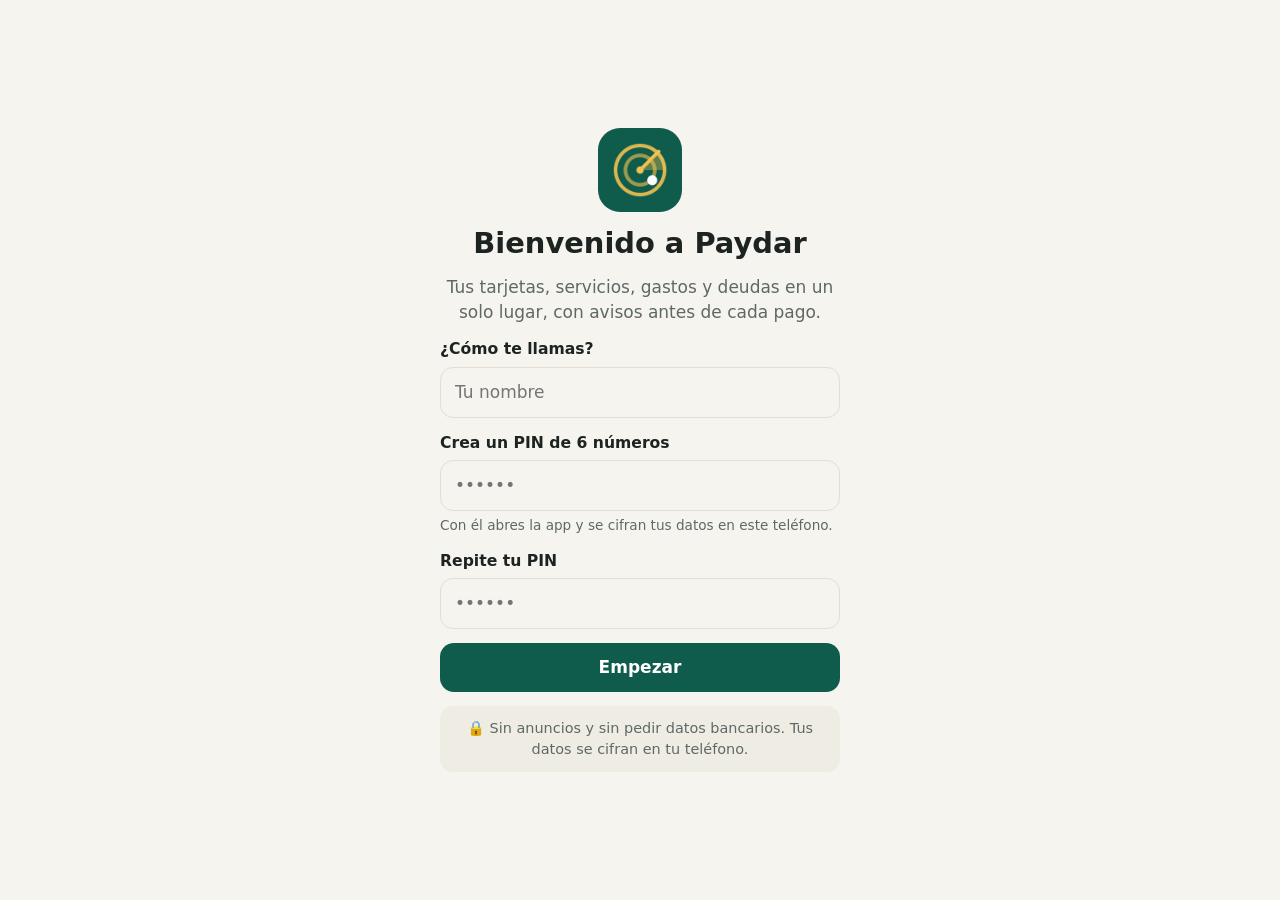
<file: paydar/index.html>
<!doctype html>
<html lang="es-MX">
<head>
<meta charset="utf-8">
<meta name="viewport" content="width=device-width,initial-scale=1,viewport-fit=cover">
<meta http-equiv="Content-Security-Policy" content="default-src 'self'; script-src 'self'; style-src 'self'; img-src 'self' data: blob:; connect-src 'self' https://*.supabase.co; worker-src 'self'; manifest-src 'self'; object-src 'none'; base-uri 'none'; form-action 'none'">
<meta name="referrer" content="no-referrer">
<meta name="theme-color" content="#0F5C4D">
<meta name="description" content="Paydar: tus tarjetas, servicios, gastos y deudas en un solo lugar, con avisos antes de cada pago.">
<meta name="apple-mobile-web-app-capable" content="yes">
<meta name="apple-mobile-web-app-title" content="Paydar">
<title>Paydar</title>
<link rel="manifest" href="manifest.webmanifest">
<link rel="icon" href="icon.svg" type="image/svg+xml">
<link rel="apple-touch-icon" href="icon-192.png">
<link rel="stylesheet" href="styles.css">
<script src="config.js" charset="utf-8" defer></script>
<script src="app.js" charset="utf-8" defer></script>
</head>
<body>
<div id="app"><p class="boot">Cargando…</p></div>
<div id="toast" role="status" aria-live="polite"></div>
<dialog id="sheet" aria-modal="true"></dialog>
</body>
</html>
</file>
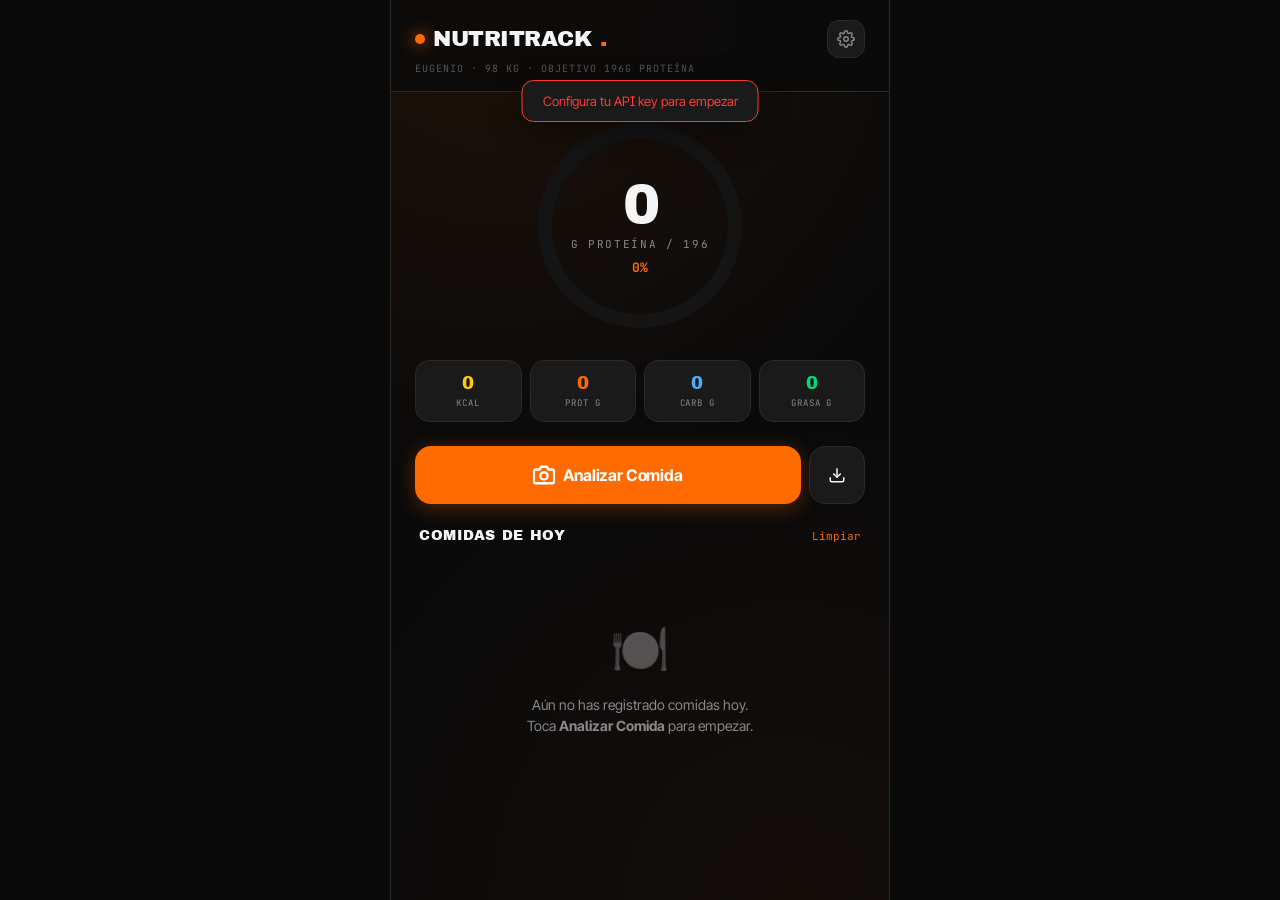
<file: index.html.html>
<!DOCTYPE html>
<html lang="es">
<head>
<meta charset="UTF-8">
<meta name="viewport" content="width=device-width, initial-scale=1.0, maximum-scale=1.0, user-scalable=no, viewport-fit=cover">
<meta name="theme-color" content="#0a0a0a">
<meta name="apple-mobile-web-app-capable" content="yes">
<meta name="apple-mobile-web-app-status-bar-style" content="black-translucent">
<meta name="apple-mobile-web-app-title" content="NutriTrack">
<title>NutriTrack Pro</title>

<link rel="manifest" href='data:application/manifest+json,{"name":"NutriTrack Pro","short_name":"NutriTrack","start_url":".","display":"standalone","background_color":"%230a0a0a","theme_color":"%23ff6b00","orientation":"portrait","icons":[{"src":"data:image/svg+xml;utf8,<svg xmlns=%22http://www.w3.org/2000/svg%22 viewBox=%220 0 512 512%22><rect width=%22512%22 height=%22512%22 fill=%22%230a0a0a%22 rx=%22100%22/><text x=%22256%22 y=%22340%22 font-size=%22280%22 text-anchor=%22middle%22 fill=%22%23ff6b00%22 font-family=%22Arial Black%22 font-weight=%22900%22>N</text></svg>","sizes":"512x512","type":"image/svg+xml"}]}'>

<link rel="apple-touch-icon" href='data:image/svg+xml;utf8,<svg xmlns="http://www.w3.org/2000/svg" viewBox="0 0 512 512"><rect width="512" height="512" fill="%230a0a0a" rx="100"/><text x="256" y="340" font-size="280" text-anchor="middle" fill="%23ff6b00" font-family="Arial Black" font-weight="900">N</text></svg>'>

<link rel="preconnect" href="https://fonts.googleapis.com">
<link rel="preconnect" href="https://fonts.gstatic.com" crossorigin>
<link href="https://fonts.googleapis.com/css2?family=Archivo+Black&family=JetBrains+Mono:wght@400;500;700&family=Inter+Tight:wght@400;500;600;700;800;900&display=swap" rel="stylesheet">

<style>
:root {
  --bg: #0a0a0a;
  --bg-elevated: #141414;
  --bg-card: #1a1a1a;
  --border: #2a2a2a;
  --border-bright: #3a3a3a;
  --text: #f5f5f5;
  --text-dim: #888;
  --text-dimmer: #555;
  --accent: #ff6b00;
  --accent-bright: #ff8533;
  --accent-dim: rgba(255, 107, 0, 0.15);
  --success: #00d97e;
  --danger: #ff3b30;
  --warning: #ffcc00;
}

* { margin: 0; padding: 0; box-sizing: border-box; -webkit-tap-highlight-color: transparent; }

html, body {
  background: var(--bg);
  color: var(--text);
  font-family: 'Inter Tight', -apple-system, sans-serif;
  font-feature-settings: 'ss01', 'ss02', 'cv01', 'cv03';
  -webkit-font-smoothing: antialiased;
  overflow-x: hidden;
  min-height: 100vh;
  min-height: 100dvh;
}

body {
  background-image: 
    radial-gradient(circle at 20% 0%, rgba(255, 107, 0, 0.08) 0%, transparent 50%),
    radial-gradient(circle at 80% 100%, rgba(255, 107, 0, 0.04) 0%, transparent 50%);
  padding-bottom: env(safe-area-inset-bottom);
  padding-top: env(safe-area-inset-top);
}

/* ===== HEADER ===== */
.header {
  padding: 20px 24px 16px;
  border-bottom: 1px solid var(--border);
  background: rgba(10, 10, 10, 0.8);
  backdrop-filter: blur(20px);
  -webkit-backdrop-filter: blur(20px);
  position: sticky;
  top: 0;
  z-index: 100;
}

.header-top {
  display: flex;
  justify-content: space-between;
  align-items: center;
  margin-bottom: 4px;
}

.logo {
  font-family: 'Archivo Black', sans-serif;
  font-size: 22px;
  letter-spacing: -0.02em;
  display: flex;
  align-items: center;
  gap: 8px;
}

.logo-dot {
  width: 10px;
  height: 10px;
  background: var(--accent);
  border-radius: 50%;
  box-shadow: 0 0 16px var(--accent);
  animation: pulse 2s ease-in-out infinite;
}

@keyframes pulse {
  0%, 100% { opacity: 1; transform: scale(1); }
  50% { opacity: 0.7; transform: scale(0.9); }
}

.settings-btn {
  background: var(--bg-card);
  border: 1px solid var(--border);
  color: var(--text-dim);
  width: 38px;
  height: 38px;
  border-radius: 12px;
  display: flex;
  align-items: center;
  justify-content: center;
  cursor: pointer;
  transition: all 0.2s;
}

.settings-btn:active { transform: scale(0.92); }
.settings-btn:hover { color: var(--text); border-color: var(--border-bright); }

.user-info {
  font-family: 'JetBrains Mono', monospace;
  font-size: 10px;
  color: var(--text-dimmer);
  letter-spacing: 0.1em;
  text-transform: uppercase;
}

/* ===== DASHBOARD ===== */
.dashboard {
  padding: 24px;
}

.protein-ring-container {
  position: relative;
  display: flex;
  justify-content: center;
  margin-bottom: 24px;
}

.protein-ring {
  width: 220px;
  height: 220px;
  position: relative;
}

.protein-ring svg {
  transform: rotate(-90deg);
  width: 100%;
  height: 100%;
}

.ring-bg {
  fill: none;
  stroke: var(--bg-elevated);
  stroke-width: 14;
}

.ring-progress {
  fill: none;
  stroke: url(#ringGradient);
  stroke-width: 14;
  stroke-linecap: round;
  transition: stroke-dashoffset 0.8s cubic-bezier(0.4, 0, 0.2, 1);
}

.ring-center {
  position: absolute;
  inset: 0;
  display: flex;
  flex-direction: column;
  align-items: center;
  justify-content: center;
  text-align: center;
}

.ring-value {
  font-family: 'Archivo Black', sans-serif;
  font-size: 56px;
  letter-spacing: -0.04em;
  line-height: 1;
}

.ring-unit {
  font-family: 'JetBrains Mono', monospace;
  font-size: 11px;
  color: var(--text-dim);
  margin-top: 4px;
  letter-spacing: 0.15em;
  text-transform: uppercase;
}

.ring-percent {
  font-family: 'JetBrains Mono', monospace;
  font-size: 13px;
  color: var(--accent);
  margin-top: 8px;
  font-weight: 700;
}

/* ===== STATS GRID ===== */
.stats-grid {
  display: grid;
  grid-template-columns: repeat(4, 1fr);
  gap: 8px;
  margin-bottom: 24px;
}

.stat-card {
  background: var(--bg-card);
  border: 1px solid var(--border);
  border-radius: 14px;
  padding: 12px 8px;
  text-align: center;
}

.stat-value {
  font-family: 'Archivo Black', sans-serif;
  font-size: 18px;
  letter-spacing: -0.02em;
}

.stat-label {
  font-family: 'JetBrains Mono', monospace;
  font-size: 9px;
  color: var(--text-dim);
  margin-top: 4px;
  letter-spacing: 0.1em;
  text-transform: uppercase;
}

.stat-cal .stat-value { color: var(--warning); }
.stat-pro .stat-value { color: var(--accent); }
.stat-carb .stat-value { color: #4dabf7; }
.stat-fat .stat-value { color: var(--success); }

/* ===== ACTION BUTTONS ===== */
.actions {
  display: flex;
  gap: 8px;
  margin-bottom: 24px;
}

.btn-primary {
  flex: 1;
  background: var(--accent);
  color: #fff;
  border: none;
  padding: 18px;
  border-radius: 16px;
  font-family: 'Inter Tight', sans-serif;
  font-size: 16px;
  font-weight: 700;
  letter-spacing: -0.01em;
  cursor: pointer;
  display: flex;
  align-items: center;
  justify-content: center;
  gap: 8px;
  transition: all 0.15s;
  box-shadow: 0 4px 20px rgba(255, 107, 0, 0.3);
}

.btn-primary:active {
  transform: scale(0.97);
  box-shadow: 0 2px 10px rgba(255, 107, 0, 0.4);
}

.btn-secondary {
  background: var(--bg-card);
  border: 1px solid var(--border);
  color: var(--text);
  padding: 18px;
  border-radius: 16px;
  width: 56px;
  display: flex;
  align-items: center;
  justify-content: center;
  cursor: pointer;
  transition: all 0.15s;
}

.btn-secondary:active { transform: scale(0.95); }

/* ===== MEALS LIST ===== */
.section-header {
  display: flex;
  justify-content: space-between;
  align-items: center;
  margin-bottom: 16px;
  padding: 0 4px;
}

.section-title {
  font-family: 'Archivo Black', sans-serif;
  font-size: 14px;
  letter-spacing: 0.05em;
  text-transform: uppercase;
}

.section-action {
  font-family: 'JetBrains Mono', monospace;
  font-size: 11px;
  color: var(--accent);
  cursor: pointer;
  text-decoration: none;
}

.meals-list {
  display: flex;
  flex-direction: column;
  gap: 10px;
  padding-bottom: 24px;
}

.meal-card {
  background: var(--bg-card);
  border: 1px solid var(--border);
  border-radius: 16px;
  padding: 14px;
  display: flex;
  gap: 12px;
  cursor: pointer;
  transition: all 0.2s;
  animation: slideUp 0.4s cubic-bezier(0.4, 0, 0.2, 1) backwards;
}

@keyframes slideUp {
  from { opacity: 0; transform: translateY(12px); }
  to { opacity: 1; transform: translateY(0); }
}

.meal-card:active { transform: scale(0.98); }

.meal-thumb {
  width: 56px;
  height: 56px;
  border-radius: 12px;
  background: var(--bg-elevated);
  object-fit: cover;
  flex-shrink: 0;
}

.meal-info {
  flex: 1;
  min-width: 0;
}

.meal-time {
  font-family: 'JetBrains Mono', monospace;
  font-size: 10px;
  color: var(--text-dim);
  letter-spacing: 0.1em;
}

.meal-name {
  font-weight: 600;
  font-size: 15px;
  margin: 2px 0 6px;
  white-space: nowrap;
  overflow: hidden;
  text-overflow: ellipsis;
}

.meal-macros {
  display: flex;
  gap: 10px;
  font-family: 'JetBrains Mono', monospace;
  font-size: 11px;
  color: var(--text-dim);
}

.meal-macros span strong {
  color: var(--text);
  font-weight: 700;
}

.meal-delete {
  background: transparent;
  border: none;
  color: var(--text-dimmer);
  cursor: pointer;
  padding: 4px;
  display: flex;
  align-items: center;
}

.empty-state {
  text-align: center;
  padding: 60px 24px;
  color: var(--text-dim);
}

.empty-icon {
  font-size: 48px;
  margin-bottom: 16px;
  opacity: 0.3;
}

.empty-text {
  font-size: 14px;
  line-height: 1.5;
}

/* ===== MODAL ===== */
.modal-backdrop {
  position: fixed;
  inset: 0;
  background: rgba(0, 0, 0, 0.7);
  backdrop-filter: blur(8px);
  -webkit-backdrop-filter: blur(8px);
  z-index: 1000;
  display: none;
  align-items: flex-end;
  justify-content: center;
}

.modal-backdrop.active {
  display: flex;
  animation: fadeIn 0.2s;
}

@keyframes fadeIn { from { opacity: 0; } to { opacity: 1; } }

.modal {
  background: var(--bg-elevated);
  border-radius: 24px 24px 0 0;
  width: 100%;
  max-width: 500px;
  max-height: 90vh;
  overflow-y: auto;
  animation: slideUpModal 0.3s cubic-bezier(0.4, 0, 0.2, 1);
  padding-bottom: env(safe-area-inset-bottom);
  border-top: 1px solid var(--border-bright);
}

@keyframes slideUpModal {
  from { transform: translateY(100%); }
  to { transform: translateY(0); }
}

.modal-handle {
  width: 40px;
  height: 4px;
  background: var(--border-bright);
  border-radius: 2px;
  margin: 12px auto 8px;
}

.modal-header {
  padding: 16px 24px;
  display: flex;
  justify-content: space-between;
  align-items: center;
  border-bottom: 1px solid var(--border);
}

.modal-title {
  font-family: 'Archivo Black', sans-serif;
  font-size: 18px;
  letter-spacing: -0.01em;
}

.modal-close {
  background: var(--bg-card);
  border: 1px solid var(--border);
  color: var(--text-dim);
  width: 32px;
  height: 32px;
  border-radius: 10px;
  display: flex;
  align-items: center;
  justify-content: center;
  cursor: pointer;
  font-size: 18px;
}

.modal-body { padding: 20px 24px; }

.form-group { margin-bottom: 16px; }

.form-label {
  font-family: 'JetBrains Mono', monospace;
  font-size: 10px;
  color: var(--text-dim);
  letter-spacing: 0.15em;
  text-transform: uppercase;
  margin-bottom: 8px;
  display: block;
}

.form-input,
.form-textarea {
  width: 100%;
  background: var(--bg-card);
  border: 1px solid var(--border);
  color: var(--text);
  padding: 14px 16px;
  border-radius: 12px;
  font-family: 'Inter Tight', sans-serif;
  font-size: 15px;
  transition: border-color 0.2s;
}

.form-input:focus,
.form-textarea:focus {
  outline: none;
  border-color: var(--accent);
}

.form-textarea {
  resize: vertical;
  min-height: 80px;
  font-family: 'JetBrains Mono', monospace;
  font-size: 13px;
}

.form-row {
  display: grid;
  grid-template-columns: 1fr 1fr;
  gap: 12px;
}

.btn-full {
  width: 100%;
  background: var(--accent);
  color: #fff;
  border: none;
  padding: 16px;
  border-radius: 14px;
  font-family: 'Inter Tight', sans-serif;
  font-size: 15px;
  font-weight: 700;
  cursor: pointer;
  margin-top: 8px;
}

.btn-full:disabled {
  opacity: 0.5;
  cursor: not-allowed;
}

.btn-ghost {
  width: 100%;
  background: transparent;
  color: var(--text-dim);
  border: 1px solid var(--border);
  padding: 14px;
  border-radius: 14px;
  font-family: 'Inter Tight', sans-serif;
  font-size: 14px;
  font-weight: 500;
  cursor: pointer;
  margin-top: 8px;
}

/* ===== ANALYSIS VIEW ===== */
.analysis-loading {
  text-align: center;
  padding: 40px 24px;
}

.spinner {
  width: 48px;
  height: 48px;
  border: 3px solid var(--border);
  border-top-color: var(--accent);
  border-radius: 50%;
  margin: 0 auto 20px;
  animation: spin 0.8s linear infinite;
}

@keyframes spin { to { transform: rotate(360deg); } }

.loading-text {
  font-family: 'JetBrains Mono', monospace;
  font-size: 12px;
  color: var(--text-dim);
  letter-spacing: 0.1em;
}

.preview-img {
  width: 100%;
  border-radius: 14px;
  margin-bottom: 16px;
  max-height: 240px;
  object-fit: cover;
}

.analysis-result {
  background: var(--bg-card);
  border: 1px solid var(--border);
  border-radius: 14px;
  padding: 16px;
  margin-bottom: 16px;
}

.ingredient-list {
  list-style: none;
  margin: 12px 0;
}

.ingredient-item {
  display: flex;
  justify-content: space-between;
  padding: 8px 0;
  border-bottom: 1px solid var(--border);
  font-size: 13px;
}

.ingredient-item:last-child { border-bottom: none; }

.ingredient-name { color: var(--text); }

.ingredient-grams {
  font-family: 'JetBrains Mono', monospace;
  color: var(--text-dim);
  font-size: 11px;
}

.macros-result {
  display: grid;
  grid-template-columns: repeat(4, 1fr);
  gap: 8px;
  margin: 16px 0;
}

.macro-pill {
  background: var(--bg-elevated);
  border-radius: 10px;
  padding: 10px 6px;
  text-align: center;
}

.macro-pill-value {
  font-family: 'Archivo Black', sans-serif;
  font-size: 16px;
  letter-spacing: -0.02em;
}

.macro-pill-label {
  font-family: 'JetBrains Mono', monospace;
  font-size: 8px;
  color: var(--text-dim);
  margin-top: 2px;
  letter-spacing: 0.1em;
  text-transform: uppercase;
}

.recommendation {
  background: var(--accent-dim);
  border: 1px solid var(--accent);
  border-radius: 12px;
  padding: 12px;
  margin-top: 12px;
  font-size: 13px;
  line-height: 1.5;
}

.recommendation-label {
  font-family: 'JetBrains Mono', monospace;
  font-size: 9px;
  color: var(--accent);
  letter-spacing: 0.15em;
  text-transform: uppercase;
  margin-bottom: 4px;
  font-weight: 700;
}

.error-msg {
  background: rgba(255, 59, 48, 0.1);
  border: 1px solid var(--danger);
  border-radius: 12px;
  padding: 12px;
  color: var(--danger);
  font-size: 13px;
  margin: 12px 0;
}

.info-banner {
  background: var(--bg-card);
  border: 1px solid var(--border);
  border-radius: 12px;
  padding: 12px;
  font-size: 12px;
  color: var(--text-dim);
  line-height: 1.5;
  margin-bottom: 16px;
}

.info-banner strong { color: var(--text); }

/* ===== TOAST ===== */
.toast {
  position: fixed;
  top: 80px;
  left: 50%;
  transform: translateX(-50%);
  background: var(--bg-card);
  border: 1px solid var(--border-bright);
  padding: 12px 20px;
  border-radius: 12px;
  font-size: 13px;
  z-index: 2000;
  opacity: 0;
  pointer-events: none;
  transition: all 0.3s;
  box-shadow: 0 8px 32px rgba(0, 0, 0, 0.4);
}

.toast.show {
  opacity: 1;
  transform: translateX(-50%) translateY(0);
}

.toast.success { border-color: var(--success); color: var(--success); }
.toast.error { border-color: var(--danger); color: var(--danger); }

/* Responsive */
@media (min-width: 500px) {
  body { max-width: 500px; margin: 0 auto; border-left: 1px solid var(--border); border-right: 1px solid var(--border); min-height: 100vh; }
}
</style>
</head>
<body>

<!-- HEADER -->
<header class="header">
  <div class="header-top">
    <div class="logo">
      <span class="logo-dot"></span>
      NUTRITRACK<span style="color: var(--accent);">.</span>
    </div>
    <button class="settings-btn" onclick="openModal('settings')" aria-label="Configuración">
      <svg width="18" height="18" viewBox="0 0 24 24" fill="none" stroke="currentColor" stroke-width="2"><circle cx="12" cy="12" r="3"/><path d="M19.4 15a1.65 1.65 0 0 0 .33 1.82l.06.06a2 2 0 0 1 0 2.83 2 2 0 0 1-2.83 0l-.06-.06a1.65 1.65 0 0 0-1.82-.33 1.65 1.65 0 0 0-1 1.51V21a2 2 0 0 1-2 2 2 2 0 0 1-2-2v-.09A1.65 1.65 0 0 0 9 19.4a1.65 1.65 0 0 0-1.82.33l-.06.06a2 2 0 0 1-2.83 0 2 2 0 0 1 0-2.83l.06-.06a1.65 1.65 0 0 0 .33-1.82 1.65 1.65 0 0 0-1.51-1H3a2 2 0 0 1-2-2 2 2 0 0 1 2-2h.09A1.65 1.65 0 0 0 4.6 9a1.65 1.65 0 0 0-.33-1.82l-.06-.06a2 2 0 0 1 0-2.83 2 2 0 0 1 2.83 0l.06.06a1.65 1.65 0 0 0 1.82.33H9a1.65 1.65 0 0 0 1-1.51V3a2 2 0 0 1 2-2 2 2 0 0 1 2 2v.09a1.65 1.65 0 0 0 1 1.51 1.65 1.65 0 0 0 1.82-.33l.06-.06a2 2 0 0 1 2.83 0 2 2 0 0 1 0 2.83l-.06.06a1.65 1.65 0 0 0-.33 1.82V9a1.65 1.65 0 0 0 1.51 1H21a2 2 0 0 1 2 2 2 2 0 0 1-2 2h-.09a1.65 1.65 0 0 0-1.51 1z"/></svg>
    </button>
  </div>
  <div class="user-info" id="userInfo">EUGENIO · 98 KG · OBJETIVO 196G PROTEÍNA</div>
</header>

<!-- DASHBOARD -->
<main class="dashboard">
  
  <div class="protein-ring-container">
    <div class="protein-ring">
      <svg viewBox="0 0 220 220">
        <defs>
          <linearGradient id="ringGradient" x1="0%" y1="0%" x2="100%" y2="100%">
            <stop offset="0%" stop-color="#ff6b00"/>
            <stop offset="100%" stop-color="#ff8533"/>
          </linearGradient>
        </defs>
        <circle class="ring-bg" cx="110" cy="110" r="95"/>
        <circle class="ring-progress" id="ringProgress" cx="110" cy="110" r="95" 
                stroke-dasharray="596.9" stroke-dashoffset="596.9"/>
      </svg>
      <div class="ring-center">
        <div class="ring-value" id="proteinValue">0</div>
        <div class="ring-unit">G PROTEÍNA / <span id="proteinGoal">196</span></div>
        <div class="ring-percent" id="proteinPercent">0%</div>
      </div>
    </div>
  </div>

  <div class="stats-grid">
    <div class="stat-card stat-cal">
      <div class="stat-value" id="totalCal">0</div>
      <div class="stat-label">KCAL</div>
    </div>
    <div class="stat-card stat-pro">
      <div class="stat-value" id="totalPro">0</div>
      <div class="stat-label">PROT g</div>
    </div>
    <div class="stat-card stat-carb">
      <div class="stat-value" id="totalCarb">0</div>
      <div class="stat-label">CARB g</div>
    </div>
    <div class="stat-card stat-fat">
      <div class="stat-value" id="totalFat">0</div>
      <div class="stat-label">GRASA g</div>
    </div>
  </div>

  <div class="actions">
    <button class="btn-primary" onclick="capturePhoto()">
      <svg width="22" height="22" viewBox="0 0 24 24" fill="none" stroke="currentColor" stroke-width="2.5"><path d="M23 19a2 2 0 0 1-2 2H3a2 2 0 0 1-2-2V8a2 2 0 0 1 2-2h4l2-3h6l2 3h4a2 2 0 0 1 2 2z"/><circle cx="12" cy="13" r="4"/></svg>
      Analizar Comida
    </button>
    <button class="btn-secondary" onclick="exportCSV()" aria-label="Exportar CSV">
      <svg width="20" height="20" viewBox="0 0 24 24" fill="none" stroke="currentColor" stroke-width="2"><path d="M21 15v4a2 2 0 0 1-2 2H5a2 2 0 0 1-2-2v-4"/><polyline points="7 10 12 15 17 10"/><line x1="12" y1="15" x2="12" y2="3"/></svg>
    </button>
  </div>

  <div class="section-header">
    <div class="section-title">Comidas de Hoy</div>
    <span class="section-action" onclick="if(confirm('¿Borrar todas las comidas de hoy?')) clearDay()">Limpiar</span>
  </div>

  <div class="meals-list" id="mealsList">
    <div class="empty-state">
      <div class="empty-icon">🍽️</div>
      <div class="empty-text">Aún no has registrado comidas hoy.<br>Toca <strong>Analizar Comida</strong> para empezar.</div>
    </div>
  </div>

</main>

<!-- HIDDEN FILE INPUT -->
<input type="file" id="photoInput" accept="image/*" capture="environment" style="display:none" onchange="handlePhoto(event)">

<!-- MODAL: SETTINGS -->
<div class="modal-backdrop" id="modal-settings" onclick="if(event.target===this) closeModal('settings')">
  <div class="modal">
    <div class="modal-handle"></div>
    <div class="modal-header">
      <div class="modal-title">Configuración</div>
      <button class="modal-close" onclick="closeModal('settings')">×</button>
    </div>
    <div class="modal-body">
      <div class="form-group">
        <label class="form-label">API Key de Anthropic</label>
        <input type="password" class="form-input" id="apiKeyInput" placeholder="sk-ant-...">
        <div style="font-size:11px; color:var(--text-dim); margin-top:6px; line-height:1.4;">
          Obtén tu API key en <strong style="color:var(--text);">console.anthropic.com</strong>. Se guarda solo en tu teléfono.
        </div>
      </div>
      <div class="form-row">
        <div class="form-group">
          <label class="form-label">Peso (kg)</label>
          <input type="number" class="form-input" id="weightInput" value="98">
        </div>
        <div class="form-group">
          <label class="form-label">Proteína g/kg</label>
          <input type="number" class="form-input" id="proteinRateInput" value="2" step="0.1">
        </div>
      </div>
      <button class="btn-full" onclick="saveSettings()">Guardar</button>
      <button class="btn-ghost" onclick="installApp()">📲 Instalar en pantalla de inicio</button>
    </div>
  </div>
</div>

<!-- MODAL: ANALYSIS -->
<div class="modal-backdrop" id="modal-analysis" onclick="if(event.target===this) closeModal('analysis')">
  <div class="modal">
    <div class="modal-handle"></div>
    <div class="modal-header">
      <div class="modal-title" id="analysisTitle">Analizando comida</div>
      <button class="modal-close" onclick="closeModal('analysis')">×</button>
    </div>
    <div class="modal-body" id="analysisBody">
      <div class="analysis-loading">
        <div class="spinner"></div>
        <div class="loading-text">PROCESANDO IMAGEN...</div>
      </div>
    </div>
  </div>
</div>

<!-- TOAST -->
<div class="toast" id="toast"></div>

<script>
// ============ STATE ============
const state = {
  apiKey: localStorage.getItem('nt_apikey') || '',
  weight: parseFloat(localStorage.getItem('nt_weight') || '98'),
  proteinRate: parseFloat(localStorage.getItem('nt_protein_rate') || '2'),
  meals: [],
  currentPhoto: null
};

function getProteinGoal() {
  return Math.round(state.weight * state.proteinRate);
}

function todayKey() {
  const d = new Date();
  return `nt_meals_${d.getFullYear()}-${String(d.getMonth()+1).padStart(2,'0')}-${String(d.getDate()).padStart(2,'0')}`;
}

function loadTodayMeals() {
  const stored = localStorage.getItem(todayKey());
  state.meals = stored ? JSON.parse(stored) : [];
}

function saveTodayMeals() {
  localStorage.setItem(todayKey(), JSON.stringify(state.meals));
}

// ============ UI UPDATES ============
function updateDashboard() {
  const totals = state.meals.reduce((acc, m) => ({
    cal: acc.cal + (m.calories || 0),
    pro: acc.pro + (m.protein || 0),
    carb: acc.carb + (m.carbs || 0),
    fat: acc.fat + (m.fat || 0)
  }), { cal: 0, pro: 0, carb: 0, fat: 0 });

  const goal = getProteinGoal();
  const pct = Math.min(100, Math.round((totals.pro / goal) * 100));
  
  document.getElementById('proteinValue').textContent = Math.round(totals.pro);
  document.getElementById('proteinGoal').textContent = goal;
  document.getElementById('proteinPercent').textContent = pct + '%';
  
  const circumference = 596.9;
  const offset = circumference - (circumference * pct / 100);
  document.getElementById('ringProgress').style.strokeDashoffset = offset;
  
  document.getElementById('totalCal').textContent = Math.round(totals.cal);
  document.getElementById('totalPro').textContent = Math.round(totals.pro);
  document.getElementById('totalCarb').textContent = Math.round(totals.carb);
  document.getElementById('totalFat').textContent = Math.round(totals.fat);
  
  document.getElementById('userInfo').textContent = 
    `EUGENIO · ${state.weight} KG · OBJETIVO ${goal}G PROTEÍNA`;
  
  renderMeals();
}

function renderMeals() {
  const list = document.getElementById('mealsList');
  if (state.meals.length === 0) {
    list.innerHTML = `
      <div class="empty-state">
        <div class="empty-icon">🍽️</div>
        <div class="empty-text">Aún no has registrado comidas hoy.<br>Toca <strong>Analizar Comida</strong> para empezar.</div>
      </div>`;
    return;
  }
  
  list.innerHTML = state.meals.slice().reverse().map((m, i) => {
    const realIdx = state.meals.length - 1 - i;
    return `
    <div class="meal-card" style="animation-delay: ${i * 0.05}s" onclick="viewMeal(${realIdx})">
      <img class="meal-thumb" src="${m.thumb || ''}" alt="">
      <div class="meal-info">
        <div class="meal-time">${m.time}</div>
        <div class="meal-name">${m.name}</div>
        <div class="meal-macros">
          <span><strong>${Math.round(m.calories)}</strong> kcal</span>
          <span><strong>${Math.round(m.protein)}</strong>g prot</span>
          <span><strong>${Math.round(m.carbs)}</strong>g carb</span>
        </div>
      </div>
      <button class="meal-delete" onclick="event.stopPropagation(); deleteMeal(${realIdx})" aria-label="Eliminar">
        <svg width="18" height="18" viewBox="0 0 24 24" fill="none" stroke="currentColor" stroke-width="2"><polyline points="3 6 5 6 21 6"/><path d="M19 6v14a2 2 0 0 1-2 2H7a2 2 0 0 1-2-2V6m3 0V4a2 2 0 0 1 2-2h4a2 2 0 0 1 2 2v2"/></svg>
      </button>
    </div>`;
  }).join('');
}

// ============ MODAL ============
function openModal(id) {
  document.getElementById('modal-' + id).classList.add('active');
  document.body.style.overflow = 'hidden';
  if (id === 'settings') {
    document.getElementById('apiKeyInput').value = state.apiKey;
    document.getElementById('weightInput').value = state.weight;
    document.getElementById('proteinRateInput').value = state.proteinRate;
  }
}

function closeModal(id) {
  document.getElementById('modal-' + id).classList.remove('active');
  document.body.style.overflow = '';
}

function saveSettings() {
  state.apiKey = document.getElementById('apiKeyInput').value.trim();
  state.weight = parseFloat(document.getElementById('weightInput').value) || 98;
  state.proteinRate = parseFloat(document.getElementById('proteinRateInput').value) || 2;
  
  localStorage.setItem('nt_apikey', state.apiKey);
  localStorage.setItem('nt_weight', state.weight);
  localStorage.setItem('nt_protein_rate', state.proteinRate);
  
  toast('Configuración guardada', 'success');
  closeModal('settings');
  updateDashboard();
}

// ============ PHOTO CAPTURE ============
function capturePhoto() {
  if (!state.apiKey) {
    toast('Configura tu API key primero', 'error');
    openModal('settings');
    return;
  }
  document.getElementById('photoInput').click();
}

function handlePhoto(event) {
  const file = event.target.files[0];
  if (!file) return;
  
  const reader = new FileReader();
  reader.onload = (e) => {
    const fullData = e.target.result;
    // Comprimir thumb para ahorrar storage
    compressImage(fullData, 200).then(thumb => {
      state.currentPhoto = { full: fullData, thumb };
      analyzeMeal();
    });
  };
  reader.readAsDataURL(file);
  event.target.value = '';
}

function compressImage(dataUrl, maxSize) {
  return new Promise(resolve => {
    const img = new Image();
    img.onload = () => {
      const canvas = document.createElement('canvas');
      const scale = Math.min(maxSize / img.width, maxSize / img.height, 1);
      canvas.width = img.width * scale;
      canvas.height = img.height * scale;
      const ctx = canvas.getContext('2d');
      ctx.drawImage(img, 0, 0, canvas.width, canvas.height);
      resolve(canvas.toDataURL('image/jpeg', 0.7));
    };
    img.src = dataUrl;
  });
}

// ============ AI ANALYSIS ============
async function analyzeMeal() {
  openModal('analysis');
  const body = document.getElementById('analysisBody');
  
  body.innerHTML = `
    <img class="preview-img" src="${state.currentPhoto.full}" alt="Comida">
    <div class="analysis-loading">
      <div class="spinner"></div>
      <div class="loading-text">CLAUDE ANALIZANDO...</div>
    </div>`;
  
  // Comprimir imagen full para API (max 1024px)
  const compressed = await compressImage(state.currentPhoto.full, 1024);
  const base64Data = compressed.split(',')[1];
  
  const currentTotals = state.meals.reduce((acc, m) => ({
    cal: acc.cal + (m.calories || 0),
    pro: acc.pro + (m.protein || 0)
  }), { cal: 0, pro: 0 });
  
  const goal = getProteinGoal();
  
  const prompt = `Eres un Nutricionista Deportivo experto en recomposición corporal. Analiza esta foto de comida.

CONTEXTO DEL USUARIO:
- Peso: ${state.weight} kg
- Objetivo proteína diaria: ${goal} g (${state.proteinRate}g/kg)
- Proteína acumulada antes de esta comida: ${Math.round(currentTotals.pro)} g
- Objetivo: mantenimiento masa muscular / recomposición corporal

INSTRUCCIONES:
1. Identifica todos los ingredientes visibles y estima su peso en gramos. Si hay ingredientes ocultos (aceites, aderezos), estima conservadoramente.
2. Calcula calorías totales, proteínas (g), carbohidratos (g) y grasas (g).
3. Evalúa si esta comida apoya el objetivo de mantener masa muscular (alto aporte proteína).
4. Si es deficiente en proteína, da recomendación rápida de qué añadir.

Responde ÚNICAMENTE con un objeto JSON válido (sin markdown, sin backticks, sin explicación adicional) con esta estructura exacta:
{
  "name": "Nombre descriptivo corto de la comida (ej: 'Pollo a la plancha con arroz')",
  "ingredients": [
    {"name": "Pollo pechuga", "grams": 150}
  ],
  "calories": 450,
  "protein": 35,
  "carbs": 40,
  "fat": 12,
  "quality_score": "alta|media|baja",
  "recommendation": "Texto breve con análisis y recomendación si aplica. Si la proteína es deficiente para tu objetivo, sugiere qué añadir."
}`;

  try {
    const response = await fetch('https://api.anthropic.com/v1/messages', {
      method: 'POST',
      headers: {
        'Content-Type': 'application/json',
        'x-api-key': state.apiKey,
        'anthropic-version': '2023-06-01',
        'anthropic-dangerous-direct-browser-access': 'true'
      },
      body: JSON.stringify({
        model: 'claude-sonnet-4-5',
        max_tokens: 1500,
        messages: [{
          role: 'user',
          content: [
            { type: 'image', source: { type: 'base64', media_type: 'image/jpeg', data: base64Data } },
            { type: 'text', text: prompt }
          ]
        }]
      })
    });
    
    if (!response.ok) {
      const err = await response.text();
      throw new Error(`API ${response.status}: ${err.substring(0, 200)}`);
    }
    
    const data = await response.json();
    const textContent = data.content.find(c => c.type === 'text').text;
    const cleaned = textContent.replace(/```json|```/g, '').trim();
    const result = JSON.parse(cleaned);
    
    showAnalysisResult(result);
    
  } catch (err) {
    body.innerHTML = `
      <img class="preview-img" src="${state.currentPhoto.full}" alt="Comida">
      <div class="error-msg">
        <strong>Error al analizar:</strong><br>${err.message}
      </div>
      <button class="btn-full" onclick="analyzeMeal()">Reintentar</button>
      <button class="btn-ghost" onclick="closeModal('analysis')">Cancelar</button>`;
  }
}

function showAnalysisResult(result) {
  const body = document.getElementById('analysisBody');
  const goal = getProteinGoal();
  const currentPro = state.meals.reduce((s, m) => s + (m.protein || 0), 0);
  const newTotal = currentPro + result.protein;
  const newPct = Math.round((newTotal / goal) * 100);
  
  document.getElementById('analysisTitle').textContent = result.name;
  
  body.innerHTML = `
    <img class="preview-img" src="${state.currentPhoto.full}" alt="${result.name}">
    
    <div class="analysis-result">
      <div style="font-family:'JetBrains Mono',monospace; font-size:10px; color:var(--text-dim); letter-spacing:0.15em; text-transform:uppercase; margin-bottom:8px;">Ingredientes Detectados</div>
      <ul class="ingredient-list">
        ${result.ingredients.map(ing => `
          <li class="ingredient-item">
            <span class="ingredient-name">${ing.name}</span>
            <span class="ingredient-grams">${ing.grams}g</span>
          </li>
        `).join('')}
      </ul>
      
      <div class="macros-result">
        <div class="macro-pill"><div class="macro-pill-value" style="color:var(--warning)">${result.calories}</div><div class="macro-pill-label">KCAL</div></div>
        <div class="macro-pill"><div class="macro-pill-value" style="color:var(--accent)">${result.protein}</div><div class="macro-pill-label">PROT g</div></div>
        <div class="macro-pill"><div class="macro-pill-value" style="color:#4dabf7">${result.carbs}</div><div class="macro-pill-label">CARB g</div></div>
        <div class="macro-pill"><div class="macro-pill-value" style="color:var(--success)">${result.fat}</div><div class="macro-pill-label">GRASA g</div></div>
      </div>
      
      <div class="info-banner">
        <strong>Acumulado tras esta comida:</strong> ${Math.round(newTotal)}g / ${goal}g · <strong style="color:var(--accent)">${newPct}%</strong> cubierto · Déficit restante: <strong>${Math.max(0, Math.round(goal - newTotal))}g</strong>
      </div>
      
      ${result.recommendation ? `
        <div class="recommendation">
          <div class="recommendation-label">RECOMENDACIÓN PROFESIONAL</div>
          ${result.recommendation}
        </div>
      ` : ''}
    </div>
    
    <button class="btn-full" onclick="saveMeal(${JSON.stringify(result).replace(/"/g, '&quot;')})">✓ Registrar Comida</button>
    <button class="btn-ghost" onclick="closeModal('analysis')">Descartar</button>`;
}

function saveMeal(result) {
  const now = new Date();
  const time = now.toTimeString().substring(0, 5);
  
  state.meals.push({
    id: Date.now(),
    time,
    timestamp: now.toISOString(),
    name: result.name,
    ingredients: result.ingredients,
    calories: result.calories,
    protein: result.protein,
    carbs: result.carbs,
    fat: result.fat,
    recommendation: result.recommendation,
    thumb: state.currentPhoto.thumb
  });
  
  saveTodayMeals();
  updateDashboard();
  closeModal('analysis');
  toast(`✓ ${result.name} registrada`, 'success');
  state.currentPhoto = null;
}

function deleteMeal(idx) {
  if (!confirm('¿Eliminar esta comida del registro?')) return;
  state.meals.splice(idx, 1);
  saveTodayMeals();
  updateDashboard();
  toast('Comida eliminada', 'success');
}

function viewMeal(idx) {
  const meal = state.meals[idx];
  document.getElementById('analysisTitle').textContent = meal.name;
  
  document.getElementById('analysisBody').innerHTML = `
    <img class="preview-img" src="${meal.thumb}" alt="${meal.name}">
    <div class="analysis-result">
      <div style="font-family:'JetBrains Mono',monospace; font-size:10px; color:var(--text-dim); letter-spacing:0.15em; text-transform:uppercase; margin-bottom:8px;">Registrada a las ${meal.time}</div>
      <ul class="ingredient-list">
        ${(meal.ingredients || []).map(ing => `
          <li class="ingredient-item">
            <span class="ingredient-name">${ing.name}</span>
            <span class="ingredient-grams">${ing.grams}g</span>
          </li>
        `).join('')}
      </ul>
      <div class="macros-result">
        <div class="macro-pill"><div class="macro-pill-value" style="color:var(--warning)">${Math.round(meal.calories)}</div><div class="macro-pill-label">KCAL</div></div>
        <div class="macro-pill"><div class="macro-pill-value" style="color:var(--accent)">${Math.round(meal.protein)}</div><div class="macro-pill-label">PROT g</div></div>
        <div class="macro-pill"><div class="macro-pill-value" style="color:#4dabf7">${Math.round(meal.carbs)}</div><div class="macro-pill-label">CARB g</div></div>
        <div class="macro-pill"><div class="macro-pill-value" style="color:var(--success)">${Math.round(meal.fat)}</div><div class="macro-pill-label">GRASA g</div></div>
      </div>
      ${meal.recommendation ? `
        <div class="recommendation">
          <div class="recommendation-label">RECOMENDACIÓN</div>
          ${meal.recommendation}
        </div>` : ''}
    </div>
    <button class="btn-ghost" onclick="closeModal('analysis')">Cerrar</button>`;
  
  openModal('analysis');
}

function clearDay() {
  state.meals = [];
  saveTodayMeals();
  updateDashboard();
  toast('Día limpiado', 'success');
}

// ============ CSV EXPORT ============
function exportCSV() {
  if (state.meals.length === 0) {
    toast('No hay comidas para exportar', 'error');
    return;
  }
  
  const headers = ['Fecha', 'Hora', 'Comida', 'Ingredientes', 'Calorías', 'Proteína (g)', 'Carbohidratos (g)', 'Grasas (g)', 'Recomendación'];
  const today = new Date().toLocaleDateString('es-MX');
  
  const rows = state.meals.map(m => [
    today,
    m.time,
    `"${m.name}"`,
    `"${(m.ingredients || []).map(i => `${i.name} ${i.grams}g`).join('; ')}"`,
    Math.round(m.calories),
    Math.round(m.protein),
    Math.round(m.carbs),
    Math.round(m.fat),
    `"${(m.recommendation || '').replace(/"/g, '""')}"`
  ]);
  
  // Totales
  const totals = state.meals.reduce((acc, m) => ({
    cal: acc.cal + m.calories, pro: acc.pro + m.protein, 
    carb: acc.carb + m.carbs, fat: acc.fat + m.fat
  }), {cal:0, pro:0, carb:0, fat:0});
  
  rows.push(['', '', 'TOTAL DÍA', '', Math.round(totals.cal), Math.round(totals.pro), Math.round(totals.carb), Math.round(totals.fat), `% objetivo proteína: ${Math.round(totals.pro/getProteinGoal()*100)}%`]);
  
  const csv = '\ufeff' + [headers.join(','), ...rows.map(r => r.join(','))].join('\n');
  const blob = new Blob([csv], { type: 'text/csv;charset=utf-8' });
  const url = URL.createObjectURL(blob);
  const a = document.createElement('a');
  a.href = url;
  a.download = `nutritrack_${new Date().toISOString().substring(0,10)}.csv`;
  a.click();
  URL.revokeObjectURL(url);
  toast('CSV exportado', 'success');
}

// ============ TOAST ============
function toast(msg, type = '') {
  const t = document.getElementById('toast');
  t.textContent = msg;
  t.className = 'toast show ' + type;
  setTimeout(() => t.classList.remove('show'), 2500);
}

// ============ PWA INSTALL ============
let deferredPrompt;
window.addEventListener('beforeinstallprompt', (e) => {
  e.preventDefault();
  deferredPrompt = e;
});

async function installApp() {
  if (deferredPrompt) {
    deferredPrompt.prompt();
    await deferredPrompt.userChoice;
    deferredPrompt = null;
  } else {
    alert('Para instalar:\n\niPhone (Safari): Toca el botón Compartir → "Agregar a pantalla de inicio"\n\nAndroid (Chrome): Menú ⋮ → "Instalar app" o "Agregar a pantalla de inicio"');
  }
}

// ============ INIT ============
loadTodayMeals();
updateDashboard();

// Si no hay API key, abrir settings
if (!state.apiKey) {
  setTimeout(() => {
    toast('Configura tu API key para empezar', 'error');
    setTimeout(() => openModal('settings'), 800);
  }, 500);
}
</script>

</body>
</html>
</file>
<file: paydar/styles.css>
:root{
  --bg:#F6F4EF; --panel:#FFFFFF; --panel-2:#EFECE4; --fg:#1C2321; --muted:#5E6966; --line:#E2DED4;
  --brand:#0F5C4D; --brand-2:#13745F; --brand-ink:#FFFFFF; --gold:#C8901A;
  --ok:#1E7A4F; --ok-bg:#E3F2EA; --warn:#9A6200; --warn-bg:#FCEFD5; --bad:#B42318; --bad-bg:#FDE6E3;
  --shadow:0 1px 2px rgba(20,30,25,.06),0 4px 16px rgba(20,30,25,.06);
  --radius:18px; --font:system-ui,-apple-system,"Segoe UI",Roboto,"Helvetica Neue",Arial,sans-serif;
  --num:ui-rounded,"SF Pro Rounded",system-ui,-apple-system,"Segoe UI",Roboto,sans-serif;
  color-scheme:light;
}
@media (prefers-color-scheme:dark){:root:not([data-theme="light"]){
  --bg:#0F1412; --panel:#18201D; --panel-2:#212B27; --fg:#ECF1EE; --muted:#9AA8A3; --line:#2C3833;
  --brand:#3FB394; --brand-2:#57C6A7; --brand-ink:#06261E; --gold:#E8B54A;
  --ok:#5FD19A; --ok-bg:#16352A; --warn:#F2C14E; --warn-bg:#3A2E12; --bad:#FF8A7A; --bad-bg:#43201C;
  --shadow:0 1px 2px rgba(0,0,0,.3),0 6px 20px rgba(0,0,0,.25); color-scheme:dark;
}}
:root[data-theme="dark"]{
  --bg:#0F1412; --panel:#18201D; --panel-2:#212B27; --fg:#ECF1EE; --muted:#9AA8A3; --line:#2C3833;
  --brand:#3FB394; --brand-2:#57C6A7; --brand-ink:#06261E; --gold:#E8B54A;
  --ok:#5FD19A; --ok-bg:#16352A; --warn:#F2C14E; --warn-bg:#3A2E12; --bad:#FF8A7A; --bad-bg:#43201C;
  --shadow:0 1px 2px rgba(0,0,0,.3),0 6px 20px rgba(0,0,0,.25); color-scheme:dark;
}
*{box-sizing:border-box}
html,body{margin:0;background:var(--bg);color:var(--fg);font-family:var(--font);font-size:17px;line-height:1.45;-webkit-text-size-adjust:100%}
body{min-height:100vh;min-height:100dvh}
button,input,select,textarea{font:inherit;color:inherit}
button{cursor:pointer}
h1,h2,h3{margin:0;line-height:1.2}
.boot{padding:40px;text-align:center;color:var(--muted)}
.wrap{max-width:720px;margin:0 auto;padding:0 16px calc(120px + env(safe-area-inset-bottom))}

/* Encabezado */
.top{position:sticky;top:env(safe-area-inset-top,0px);z-index:5;background:var(--bg);display:flex;align-items:center;gap:8px;padding:calc(12px + env(safe-area-inset-top)) 16px 10px;max-width:720px;margin:0 auto}
.top .t{flex:1;min-width:0}
.hello{font-size:.85rem;color:var(--muted)}
.top h1{font-size:1.5rem;font-weight:750;letter-spacing:-.01em}
.icon-btn{width:44px;height:44px;border-radius:14px;border:1px solid var(--line);background:var(--panel);display:grid;place-items:center;flex:none}
.icon-btn svg{width:22px;height:22px}

/* Navegación inferior */
.tabs{position:fixed;left:0;right:0;bottom:0;z-index:6;background:var(--panel);border-top:1px solid var(--line);display:flex;justify-content:center;padding:6px 6px calc(6px + env(safe-area-inset-bottom))}
.tabs .in{display:flex;width:100%;max-width:720px}
.tab{flex:1;border:0;background:none;display:flex;flex-direction:column;align-items:center;gap:2px;padding:6px 2px;border-radius:12px;color:var(--muted);font-size:.72rem;font-weight:600;min-height:52px}
.tab svg{width:24px;height:24px}
.tab[aria-current="page"]{color:var(--brand);background:var(--panel-2)}
.fab{position:fixed;right:max(16px,calc(50% - 344px));bottom:calc(84px + env(safe-area-inset-bottom));z-index:7;width:62px;height:62px;border-radius:20px;border:0;background:var(--brand);color:var(--brand-ink);box-shadow:0 8px 24px rgba(15,92,77,.35);display:grid;place-items:center}
.fab svg{width:30px;height:30px}

/* Tarjetas de contenido */
.section{margin-top:22px}
.section-h{display:flex;align-items:baseline;justify-content:space-between;gap:8px;margin-bottom:10px}
.section-h h2{font-size:1.08rem;font-weight:700}
.section-h .lnk{border:0;background:none;color:var(--brand);font-weight:650;font-size:.9rem;padding:6px 0}
.panel{background:var(--panel);border:1px solid var(--line);border-radius:var(--radius);box-shadow:var(--shadow)}
.pad{padding:16px}
.tiles{display:grid;grid-template-columns:1fr 1fr;gap:10px}
.tile{padding:14px 14px 12px}
.tile .lbl{font-size:.8rem;color:var(--muted);font-weight:600}
.tile .val{font-family:var(--num);font-size:1.35rem;font-weight:750;margin-top:4px;letter-spacing:-.01em;word-break:break-word}
.tile.hero{grid-column:1/-1;background:var(--brand);color:var(--brand-ink);border-color:transparent}
.tile.hero .lbl{color:inherit;opacity:.85}
.tile.hero .val{font-size:2rem}
.tile .foot{font-size:.8rem;opacity:.85;margin-top:2px}
.neg{color:var(--bad)} .pos{color:var(--ok)}
.tile.hero .neg,.tile.hero .pos{color:inherit}

.banner{display:flex;gap:12px;align-items:center;padding:14px 16px;border-radius:var(--radius);background:var(--bad-bg);color:var(--bad);font-weight:650;margin-top:14px}
.banner svg{width:24px;height:24px;flex:none}
.banner.warn{background:var(--warn-bg);color:var(--warn)}

/* Listas */
.list{display:flex;flex-direction:column}
.row{display:flex;align-items:center;gap:12px;padding:14px 16px;border-top:1px solid var(--line)}
.row:first-child{border-top:0}
.ico{width:42px;height:42px;border-radius:13px;display:grid;place-items:center;background:var(--panel-2);color:var(--brand);flex:none}
.ico svg{width:22px;height:22px}
.ico.bad{background:var(--bad-bg);color:var(--bad)} .ico.warn{background:var(--warn-bg);color:var(--warn)}
.row .main{flex:1;min-width:0}
.row .ttl{font-weight:650;overflow:hidden;text-overflow:ellipsis;white-space:nowrap}
.row .sub{font-size:.82rem;color:var(--muted)}
.row .end{text-align:right;flex:none;display:flex;flex-direction:column;align-items:flex-end;gap:6px}
.amt{font-family:var(--num);font-weight:700;white-space:nowrap}
.chip{display:inline-flex;align-items:center;gap:4px;font-size:.74rem;font-weight:700;padding:3px 9px;border-radius:999px;background:var(--panel-2);color:var(--muted);white-space:nowrap}
.chip.ok{background:var(--ok-bg);color:var(--ok)} .chip.warn{background:var(--warn-bg);color:var(--warn)} .chip.bad{background:var(--bad-bg);color:var(--bad)}
.btn{border:0;border-radius:14px;padding:12px 18px;font-weight:700;min-height:48px;display:inline-flex;align-items:center;justify-content:center;gap:8px}
.btn.primary{background:var(--brand);color:var(--brand-ink)}
.btn.soft{background:var(--panel-2);color:var(--fg)}
.btn.ghost{background:none;border:1px solid var(--line)}
.btn.danger{color:var(--bad)}
.btn.sm{min-height:36px;padding:6px 14px;font-size:.88rem;border-radius:11px}
.btn.block{width:100%}
.btn-row{display:flex;gap:8px;flex-wrap:wrap}
.empty{text-align:center;padding:26px 18px;color:var(--muted)}
.empty h3{color:var(--fg);font-size:1.05rem;margin-bottom:6px}
.empty .btn{margin-top:14px}
.start{display:grid;gap:10px}
.start .btn{justify-content:flex-start;min-height:60px;padding:14px 18px;text-align:left}
.start .btn svg{width:24px;height:24px;flex:none}

/* Barras */
.bars{display:flex;flex-direction:column;gap:12px}
.bar-h{display:flex;justify-content:space-between;font-size:.88rem;gap:8px}
.bar-h b{font-family:var(--num)}
.track{height:10px;background:var(--panel-2);border-radius:99px;overflow:hidden;margin-top:5px}
.fill{height:100%;width:0;background:var(--brand);border-radius:99px;transition:width .4s ease}
.fill.warn{background:var(--gold)} .fill.bad{background:var(--bad)}

/* Tarjeta de crédito */
.cc{border-radius:22px;padding:18px;color:#fff;position:relative;overflow:hidden;box-shadow:var(--shadow)}
.cc::after{content:"";position:absolute;right:-60px;top:-60px;width:200px;height:200px;border-radius:50%;background:rgba(255,255,255,.08)}
.cc-0{background:linear-gradient(135deg,#0F5C4D,#1C8A70)} .cc-1{background:linear-gradient(135deg,#1F3A68,#3567B5)}
.cc-2{background:linear-gradient(135deg,#6B2142,#B23A6A)} .cc-3{background:linear-gradient(135deg,#2B2B2B,#565656)}
.cc-4{background:linear-gradient(135deg,#7A4A00,#C8901A)} .cc-5{background:linear-gradient(135deg,#4A2B7A,#7D52C4)}
.cc-top{display:flex;justify-content:space-between;gap:8px;font-weight:700}
.cc-top .bank{opacity:.8;font-weight:600;font-size:.88rem}
.cc-num{font-family:ui-monospace,Menlo,monospace;letter-spacing:.12em;opacity:.9;margin:14px 0 8px}
.cc-bal{font-family:var(--num);font-size:1.6rem;font-weight:750}
.cc-sub{font-size:.8rem;opacity:.85}
.cc .track{background:rgba(255,255,255,.25)} .cc .fill{background:#fff}
.cc .fill.warn{background:#FFD58A} .cc .fill.bad{background:#FFB0A6}
.cc-card{margin-bottom:14px}
.cc-info{display:grid;grid-template-columns:1fr 1fr;gap:10px;padding:14px 16px}
.cc-info .k{font-size:.76rem;color:var(--muted);font-weight:600}
.cc-info .v{font-weight:700}
.cc-actions{display:flex;gap:8px;padding:0 16px 16px;flex-wrap:wrap}
.promo{display:flex;gap:10px;align-items:center;padding:10px 16px;border-top:1px dashed var(--line);font-size:.9rem}
.promo .main{flex:1;min-width:0}
.tip{font-size:.82rem;color:var(--muted);padding:0 16px 12px}

/* Mes */
.month-nav{display:flex;align-items:center;justify-content:space-between;gap:8px;margin-top:6px}
.month-nav b{text-transform:capitalize;font-size:1.05rem}

/* Hoja (formularios) */
dialog#sheet{border:0;padding:0;margin:auto auto 0;width:100%;max-width:560px;max-height:92dvh;border-radius:24px 24px 0 0;background:var(--panel);color:var(--fg);box-shadow:0 -10px 40px rgba(0,0,0,.25)}
@media (min-width:640px){dialog#sheet{margin:auto;border-radius:24px}}
dialog#sheet::backdrop{background:rgba(10,20,16,.5)}
.sheet-form{padding:18px 18px calc(18px + env(safe-area-inset-bottom));display:flex;flex-direction:column;gap:14px}
.sheet-head{display:flex;align-items:center;justify-content:space-between;gap:10px}
.sheet-head h2{font-size:1.2rem}
.field label{display:block;font-weight:650;font-size:.92rem;margin-bottom:6px}
.field .help{font-size:.8rem;color:var(--muted);margin-top:5px}
.field input,.field select,.field textarea{width:100%;border:1.5px solid var(--line);background:var(--bg);border-radius:13px;padding:12px 14px;min-height:50px;font-size:1rem}
.field input:focus,.field select:focus,.field textarea:focus{outline:none;border-color:var(--brand)}
.field .money{position:relative}
.field .money span{position:absolute;left:14px;top:50%;transform:translateY(-50%);color:var(--muted);font-weight:700}
.field .money input{padding-left:30px;font-family:var(--num);font-weight:700;font-size:1.15rem}
.quick{display:flex;gap:8px;margin-top:8px;flex-wrap:wrap}
.seg{display:flex;background:var(--panel-2);border-radius:14px;padding:4px;gap:4px}
.seg label{flex:1;margin:0;text-align:center;padding:10px 6px;border-radius:11px;font-weight:650;cursor:pointer}
.seg input{position:absolute;opacity:0;pointer-events:none}
.seg input:checked+span{color:var(--brand-ink)}
.seg label:has(input:checked){background:var(--brand);color:var(--brand-ink)}
.two{display:grid;grid-template-columns:1fr 1fr;gap:10px}
.form-err{color:var(--bad);font-weight:650;margin:0}
.sheet-actions{display:flex;gap:10px;justify-content:flex-end;flex-wrap:wrap}
.sheet-actions .btn.primary{flex:1;min-width:140px}
.menu{display:grid;gap:8px}
.menu .btn{justify-content:flex-start;min-height:56px}
.menu .btn svg{width:22px;height:22px}
.note{font-size:.85rem;color:var(--muted);background:var(--panel-2);border-radius:13px;padding:12px 14px}
.set-group{display:grid;gap:8px}
.set-group h3{font-size:.8rem;text-transform:uppercase;letter-spacing:.06em;color:var(--muted);margin-top:4px}

/* Bloqueo / bienvenida */
.gate{min-height:100dvh;display:flex;flex-direction:column;align-items:center;justify-content:center;padding:24px 20px calc(24px + env(safe-area-inset-bottom));text-align:center;gap:14px;max-width:440px;margin:0 auto}
.gate img{width:84px;height:84px;border-radius:22px}
.gate h1{font-size:1.7rem}
.gate p{color:var(--muted);margin:0}
.dots{display:flex;gap:14px;justify-content:center;margin:10px 0}
.dots i{width:16px;height:16px;border-radius:50%;border:2px solid var(--brand)}
.dots i.on{background:var(--brand)}
.dots.shake{animation:shake .4s}
@keyframes shake{20%,60%{transform:translateX(-10px)}40%,80%{transform:translateX(10px)}}
.pad-keys{display:grid;grid-template-columns:repeat(3,76px);gap:14px;justify-content:center}
.key{width:76px;height:76px;border-radius:50%;border:1px solid var(--line);background:var(--panel);font-size:1.6rem;font-weight:650;font-family:var(--num)}
.key:active{background:var(--panel-2)}
.key.ghost{border:0;background:none;font-size:.9rem;color:var(--muted)}
.gate form{width:100%;text-align:left;display:flex;flex-direction:column;gap:14px}
.lock-msg{min-height:1.4em;color:var(--bad);font-weight:650}

#toast{position:fixed;left:50%;bottom:calc(160px + env(safe-area-inset-bottom));transform:translateX(-50%) translateY(20px);background:var(--fg);color:var(--bg);padding:12px 18px;border-radius:14px;font-weight:650;opacity:0;pointer-events:none;transition:.25s;z-index:20;max-width:calc(100% - 32px);text-align:center}
#toast.show{opacity:1;transform:translateX(-50%) translateY(0)}
.sr{position:absolute;width:1px;height:1px;overflow:hidden;clip:rect(0 0 0 0)}
@media (max-width:360px){.tiles{grid-template-columns:1fr}.two{grid-template-columns:1fr}.pad-keys{grid-template-columns:repeat(3,68px)}.key{width:68px;height:68px}}
@media (prefers-reduced-motion:reduce){*{transition:none!important;animation:none!important}}
.btn svg,.promo>svg,.menu .btn svg{width:20px;height:20px;flex:none}
.promo>svg{color:var(--gold)}
.chip.ok,.chip.warn,.chip.bad{max-width:100%}
@media (max-width:420px){.row .end .chip{font-size:.7rem;padding:3px 7px}}
button.banner{border:0;width:100%;text-align:left;font:inherit;cursor:pointer}
.icon-btn.dot{position:relative}
.icon-btn.dot::after{content:"";position:absolute;top:7px;right:7px;width:9px;height:9px;border-radius:50%;background:var(--bad)}
dialog.confirm{border:0;border-radius:20px;max-width:420px;width:calc(100% - 32px);background:var(--panel);color:var(--fg);padding:0}
dialog.confirm::backdrop{background:rgba(10,20,16,.55)}
dialog.confirm h2{font-size:1.08rem;line-height:1.4}
.code{font-family:ui-monospace,Menlo,monospace;font-size:1.15rem;font-weight:700;letter-spacing:.06em;text-align:center;padding:16px;border-radius:14px;background:var(--panel-2);border:2px dashed var(--brand);word-break:break-all}
.check{display:flex;gap:10px;align-items:center;font-weight:650}
.check input{width:22px;height:22px;accent-color:var(--brand)}
.key svg{width:28px;height:28px}
.gate .btn svg{width:20px;height:20px}
.capture{display:grid;grid-template-columns:1fr 1fr;gap:10px}
.capture .btn{min-height:56px}
.capture label.btn{cursor:pointer}
.capture label.disabled{opacity:.5;pointer-events:none}
.mic{display:flex;flex-direction:column;align-items:center;gap:8px;border:0;background:none;color:var(--fg);font-weight:650;padding:6px}
.mic svg{width:34px;height:34px;padding:22px;box-sizing:content-box;border-radius:50%;background:var(--brand);color:var(--brand-ink);box-shadow:0 8px 24px rgba(15,92,77,.3)}
.mic.on svg{background:var(--bad);animation:pulse 1.2s infinite}
@keyframes pulse{50%{transform:scale(1.08)}}
.chips{display:flex;flex-wrap:wrap;gap:8px}
.chip-btn{border:1px solid var(--line);background:var(--panel-2);color:var(--fg);border-radius:999px;padding:7px 12px;font-size:.84rem;text-align:left}
.captured{display:flex;gap:10px;align-items:flex-start;padding:12px 14px;border-radius:13px;background:var(--ok-bg);color:var(--fg);font-size:.88rem}
.captured svg{width:22px;height:22px;flex:none;color:var(--ok)}
.photo-prev{display:grid;gap:10px}
.photo-prev img{max-height:240px;width:100%;object-fit:contain;border-radius:13px;background:var(--panel-2)}
.reading{display:flex;gap:8px;align-items:center;font-weight:650;color:var(--brand)}
.reading svg{width:20px;height:20px;animation:pulse 1.2s infinite}
@media (max-width:360px){.capture{grid-template-columns:1fr}}
.bars .sub{margin-top:4px}
</file>
